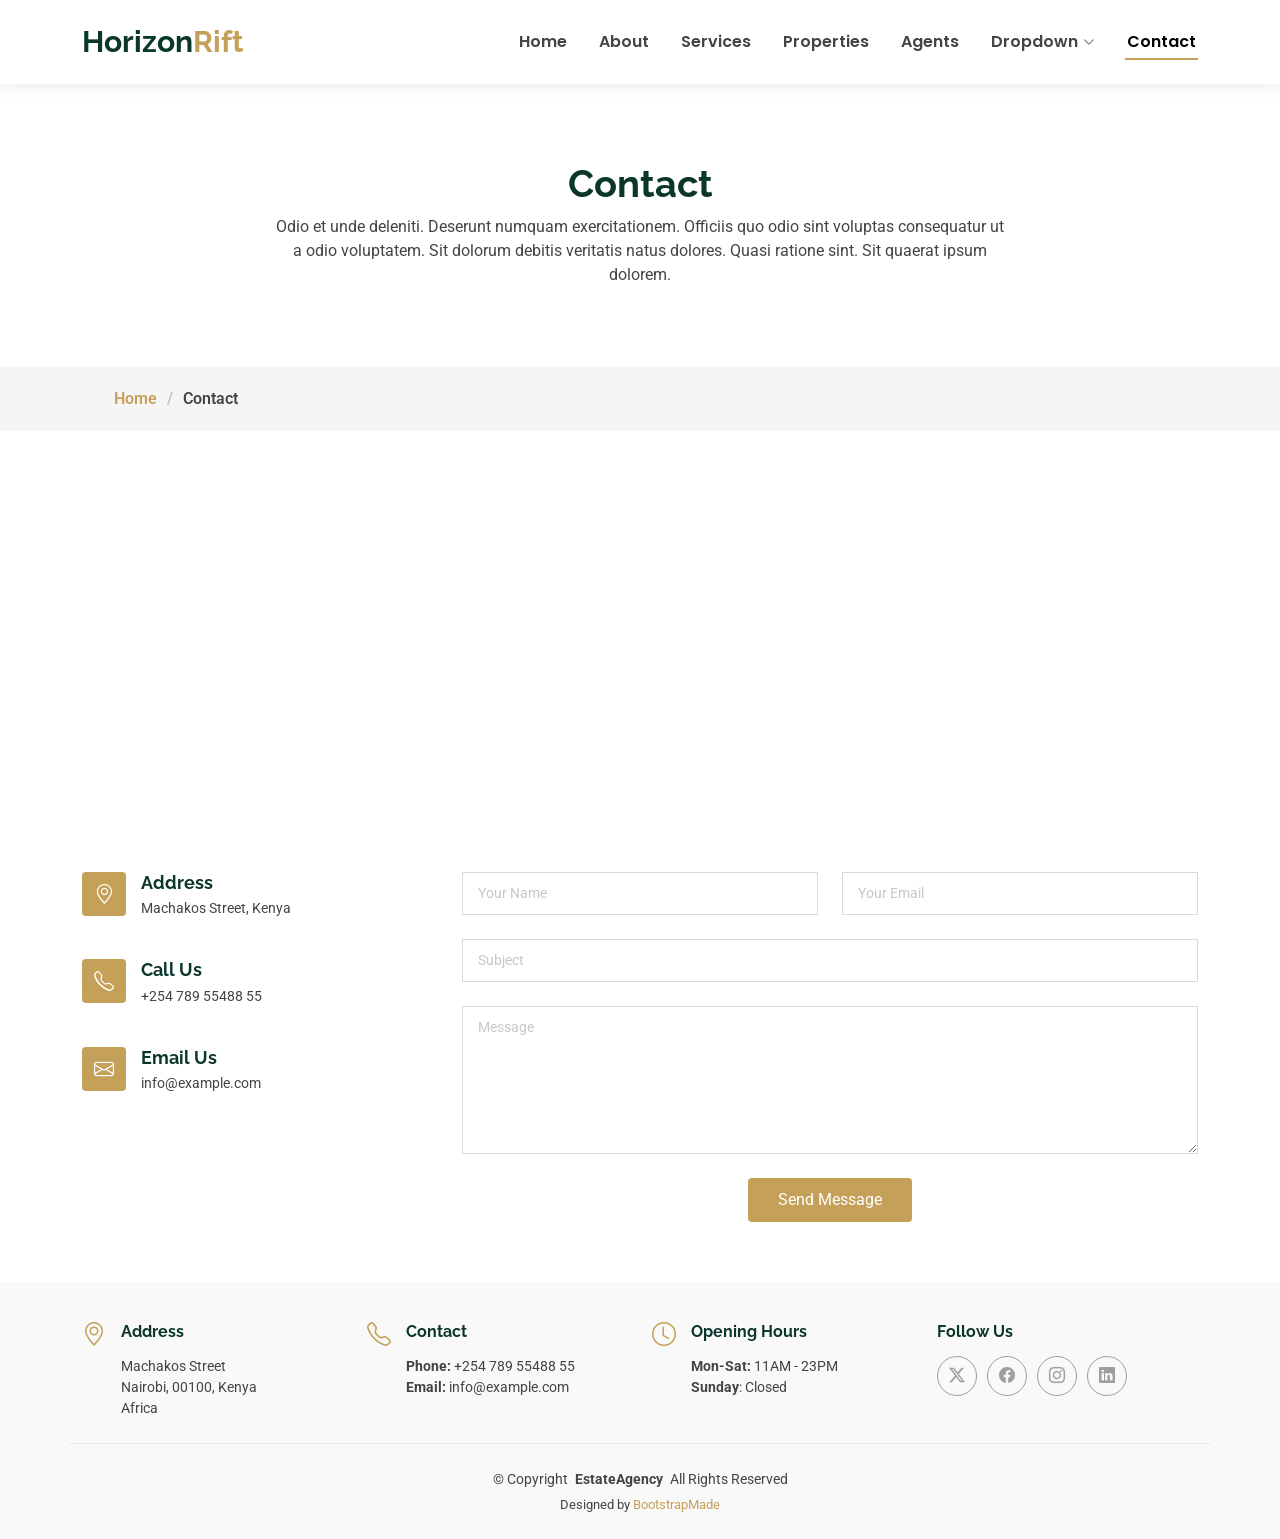
<file: contact.html>
<!DOCTYPE html>
<html lang="en">

<head>
  <meta charset="utf-8">
  <meta content="width=device-width, initial-scale=1.0" name="viewport">
  <title>Contact - Horizon Rift Properties</title>
  <meta name="description" content="">
  <meta name="keywords" content="">

  <!-- Favicons -->
  <link href="assets/img/favicon.png" rel="icon">
  <link href="assets/img/apple-touch-icon.png" rel="apple-touch-icon">

  <!-- Fonts -->
  <link href="https://fonts.googleapis.com" rel="preconnect">
  <link href="https://fonts.gstatic.com" rel="preconnect" crossorigin>
  <link href="https://fonts.googleapis.com/css2?family=Roboto:ital,wght@0,100;0,300;0,400;0,500;0,700;0,900;1,100;1,300;1,400;1,500;1,700;1,900&family=Poppins:ital,wght@0,100;0,200;0,300;0,400;0,500;0,600;0,700;0,800;0,900;1,100;1,200;1,300;1,400;1,500;1,600;1,700;1,800;1,900&family=Raleway:ital,wght@0,100;0,200;0,300;0,400;0,500;0,600;0,700;0,800;0,900;1,100;1,200;1,300;1,400;1,500;1,600;1,700;1,800;1,900&display=swap" rel="stylesheet">

  <!-- Vendor CSS Files -->
  <link href="assets/vendor/bootstrap/css/bootstrap.min.css" rel="stylesheet">
  <link href="assets/vendor/bootstrap-icons/bootstrap-icons.css" rel="stylesheet">
  <link href="assets/vendor/aos/aos.css" rel="stylesheet">
  <link href="assets/vendor/fontawesome-free/css/all.min.css" rel="stylesheet">
  <link href="assets/vendor/swiper/swiper-bundle.min.css" rel="stylesheet">

  <!-- Main CSS File -->
  <link href="assets/css/main.css" rel="stylesheet">

  <!-- =======================================================
  * Template Name: Horizon Rift Properties
  * Template URL: https://bootstrapmade.com/real-estate-agency-bootstrap-template/
  * Updated: Apr 08 2026 with Bootstrap v5.3.8
  * Author: BootstrapMade.com
  * License: https://bootstrapmade.com/license/
  ======================================================== -->
</head>

<body class="contact-page">

  <header id="header" class="header d-flex align-items-center fixed-top">
    <div class="container-fluid container-xl position-relative d-flex align-items-center justify-content-between">

      <a href="index.html" class="logo d-flex align-items-center">
        <!-- Uncomment the line below if you also wish to use an image logo -->
        <!-- <img src="assets/img/logo.png" alt=""> -->
        <h1 class="sitename">Horizon<span>Rift</span></h1>
      </a>

      <nav id="navmenu" class="navmenu">
        <ul>
          <li><a href="index.html">Home</a></li>
          <li><a href="about.html">About</a></li>
          <li><a href="services.html">Services</a></li>
          <li><a href="properties.html">Properties</a></li>
          <li><a href="agents.html">Agents</a></li>
          <li class="dropdown"><a href="#"><span>Dropdown</span> <i class="bi bi-chevron-down toggle-dropdown"></i></a>
            <ul>
              <li><a href="#">Dropdown 1</a></li>
              <li class="dropdown"><a href="#"><span>Deep Dropdown</span> <i class="bi bi-chevron-down toggle-dropdown"></i></a>
                <ul>
                  <li><a href="#">Deep Dropdown 1</a></li>
                  <li><a href="#">Deep Dropdown 2</a></li>
                  <li><a href="#">Deep Dropdown 3</a></li>
                  <li><a href="#">Deep Dropdown 4</a></li>
                  <li><a href="#">Deep Dropdown 5</a></li>
                </ul>
              </li>
              <li><a href="#">Dropdown 2</a></li>
              <li><a href="#">Dropdown 3</a></li>
              <li><a href="#">Dropdown 4</a></li>
            </ul>
          </li>
          <li><a href="contact.html" class="active">Contact</a></li>
        </ul>
        <i class="mobile-nav-toggle d-xl-none bi bi-list"></i>
      </nav>

    </div>
  </header>

  <main class="main">

    <!-- Page Title -->
    <div class="page-title" data-aos="fade">
      <div class="heading">
        <div class="container">
          <div class="row d-flex justify-content-center text-center">
            <div class="col-lg-8">
              <h1>Contact</h1>
              <p class="mb-0">Odio et unde deleniti. Deserunt numquam exercitationem. Officiis quo odio sint voluptas consequatur ut a odio voluptatem. Sit dolorum debitis veritatis natus dolores. Quasi ratione sint. Sit quaerat ipsum dolorem.</p>
            </div>
          </div>
        </div>
      </div>
      <nav class="breadcrumbs">
        <div class="container">
          <ol>
            <li><a href="index.html">Home</a></li>
            <li class="current">Contact</li>
          </ol>
        </div>
      </nav>
    </div><!-- End Page Title -->

    <!-- Contact Section -->
    <section id="contact" class="contact section">

      <div class="mb-4" data-aos="fade-up" data-aos-delay="100">
        <iframe style="border:0; width: 100%; height: 350px;" src="https://www.google.com/maps/embed?pb=!1m18!1m12!1m3!1d15955.18709116803!2d36.8166235!3d-1.2920656!2m3!1f0!2f0!3f0!3m2!1i1024!2i768!4f13.1!3m3!1m2!1s0x182f10a7e8b8c9b5%3A0x7e8b8c9b5e8b8c9b5!2sMachakos%20Street%2C%20Nairobi%2C%20Kenya!5e0!3m2!1sen!2sus!4v1697040000000" frameborder="0" allowfullscreen></iframe>
    

      </div><!-- End Google Maps -->


      <div class="container" data-aos="fade-up" data-aos-delay="100">
        
        <div class="row gy-4">

          <div class="col-lg-4">
            <div class="info-item d-flex" data-aos="fade-up" data-aos-delay="300">
              <i class="bi bi-geo-alt flex-shrink-0"></i>
              <div>
                <h3>Address</h3>
                <p class="mb-0">Machakos Street, Kenya</p>
              </div>
            </div><!-- End Info Item -->

            <div class="info-item d-flex" data-aos="fade-up" data-aos-delay="400">
              <i class="bi bi-telephone flex-shrink-0"></i>
              <div>
                <h3>Call Us</h3>
                <p><a href="tel:+2547895488" style="color: inherit; text-decoration: none;">+254 789 55488 55</a></p>
              </div>
            </div><!-- End Info Item -->

            <div class="info-item d-flex" data-aos="fade-up" data-aos-delay="500">
              <i class="bi bi-envelope flex-shrink-0"></i>
              <div>
                <h3>Email Us</h3>
                <p><a href="mailto:info@example.com" style="color: inherit; text-decoration: none;">info@example.com</a></p>
              </div>
            </div><!-- End Info Item -->

          </div>

          <div class="col-lg-8">
            <form action="forms/contact.php" method="post" class="php-email-form" data-aos="fade-up" data-aos-delay="200">
              <div class="row gy-4">

                <div class="col-md-6">
                  <input type="text" name="name" class="form-control" placeholder="Your Name" required="">
                </div>

                <div class="col-md-6 ">
                  <input type="email" class="form-control" name="email" placeholder="Your Email" required="">
                </div>

                <div class="col-md-12">
                  <input type="text" class="form-control" name="subject" placeholder="Subject" required="">
                </div>

                <div class="col-md-12">
                  <textarea class="form-control" name="message" rows="6" placeholder="Message" required=""></textarea>
                </div>

                <div class="col-md-12 text-center">
                  <div class="loading">Loading</div>
                  <div class="error-message"></div>
                  <div class="sent-message">Your message has been sent. Thank you!</div>

                  <button type="submit">Send Message</button>
                </div>

              </div>
            </form>
          </div><!-- End Contact Form -->

        </div>

      </div>

    </section><!-- /Contact Section -->

  </main>

  <footer id="footer" class="footer light-background">

    <div class="container">
      <div class="row gy-3">
        <div class="col-lg-3 col-md-6 d-flex">
          <i class="bi bi-geo-alt icon"></i>
          <div class="address">
            <h4>Address</h4>
            <p>Machakos Street</p>
            <p>Nairobi, 00100, Kenya</p>
            <p>Africa</p>
          </div>

        </div>

        <div class="col-lg-3 col-md-6 d-flex">
          <i class="bi bi-telephone icon"></i>
          <div>
            <h4>Contact</h4>
            <p>
              <strong>Phone:</strong> <span>+254 789 55488 55</span><br>
              <strong>Email:</strong> <span>info@example.com</span><br>
            </p>
          </div>
        </div>

        <div class="col-lg-3 col-md-6 d-flex">
          <i class="bi bi-clock icon"></i>
          <div>
            <h4>Opening Hours</h4>
            <p>
              <strong>Mon-Sat:</strong> <span>11AM - 23PM</span><br>
              <strong>Sunday</strong>: <span>Closed</span>
            </p>
          </div>
        </div>

        <div class="col-lg-3 col-md-6">
          <h4>Follow Us</h4>
          <div class="social-links d-flex">
            <a href="#" class="twitter"><i class="bi bi-twitter-x"></i></a>
            <a href="#" class="facebook"><i class="bi bi-facebook"></i></a>
            <a href="#" class="instagram"><i class="bi bi-instagram"></i></a>
            <a href="#" class="linkedin"><i class="bi bi-linkedin"></i></a>
          </div>
        </div>

      </div>
    </div>

    <div class="container copyright text-center mt-4">
      <p>© <span>Copyright</span> <strong class="px-1 sitename">EstateAgency</strong> <span>All Rights Reserved</span></p>
      <div class="credits">
        <!-- All the links in the footer should remain intact. -->
        <!-- You can delete the links only if you've purchased the pro version. -->
        <!-- Licensing information: https://bootstrapmade.com/license/ -->
        <!-- Purchase the pro version with working PHP/AJAX contact form: [buy-url] -->
        Designed by <a href="https://bootstrapmade.com/">BootstrapMade</a>
      </div>
    </div>

  </footer>

  <!-- Scroll Top -->
  <a href="#" id="scroll-top" class="scroll-top d-flex align-items-center justify-content-center"><i class="bi bi-arrow-up-short"></i></a>

  <!-- Preloader -->
  <div id="preloader"></div>

  <!-- Vendor JS Files -->
  <script src="assets/vendor/bootstrap/js/bootstrap.bundle.min.js"></script>
  <script src="assets/vendor/php-email-form/validate.js"></script>
  <script src="assets/vendor/aos/aos.js"></script>
  <script src="assets/vendor/swiper/swiper-bundle.min.js"></script>
  <script src="assets/vendor/purecounter/purecounter_vanilla.js"></script>

  <!-- Main JS File -->
  <script src="assets/js/main.js"></script>

</body>

</html>
</file>
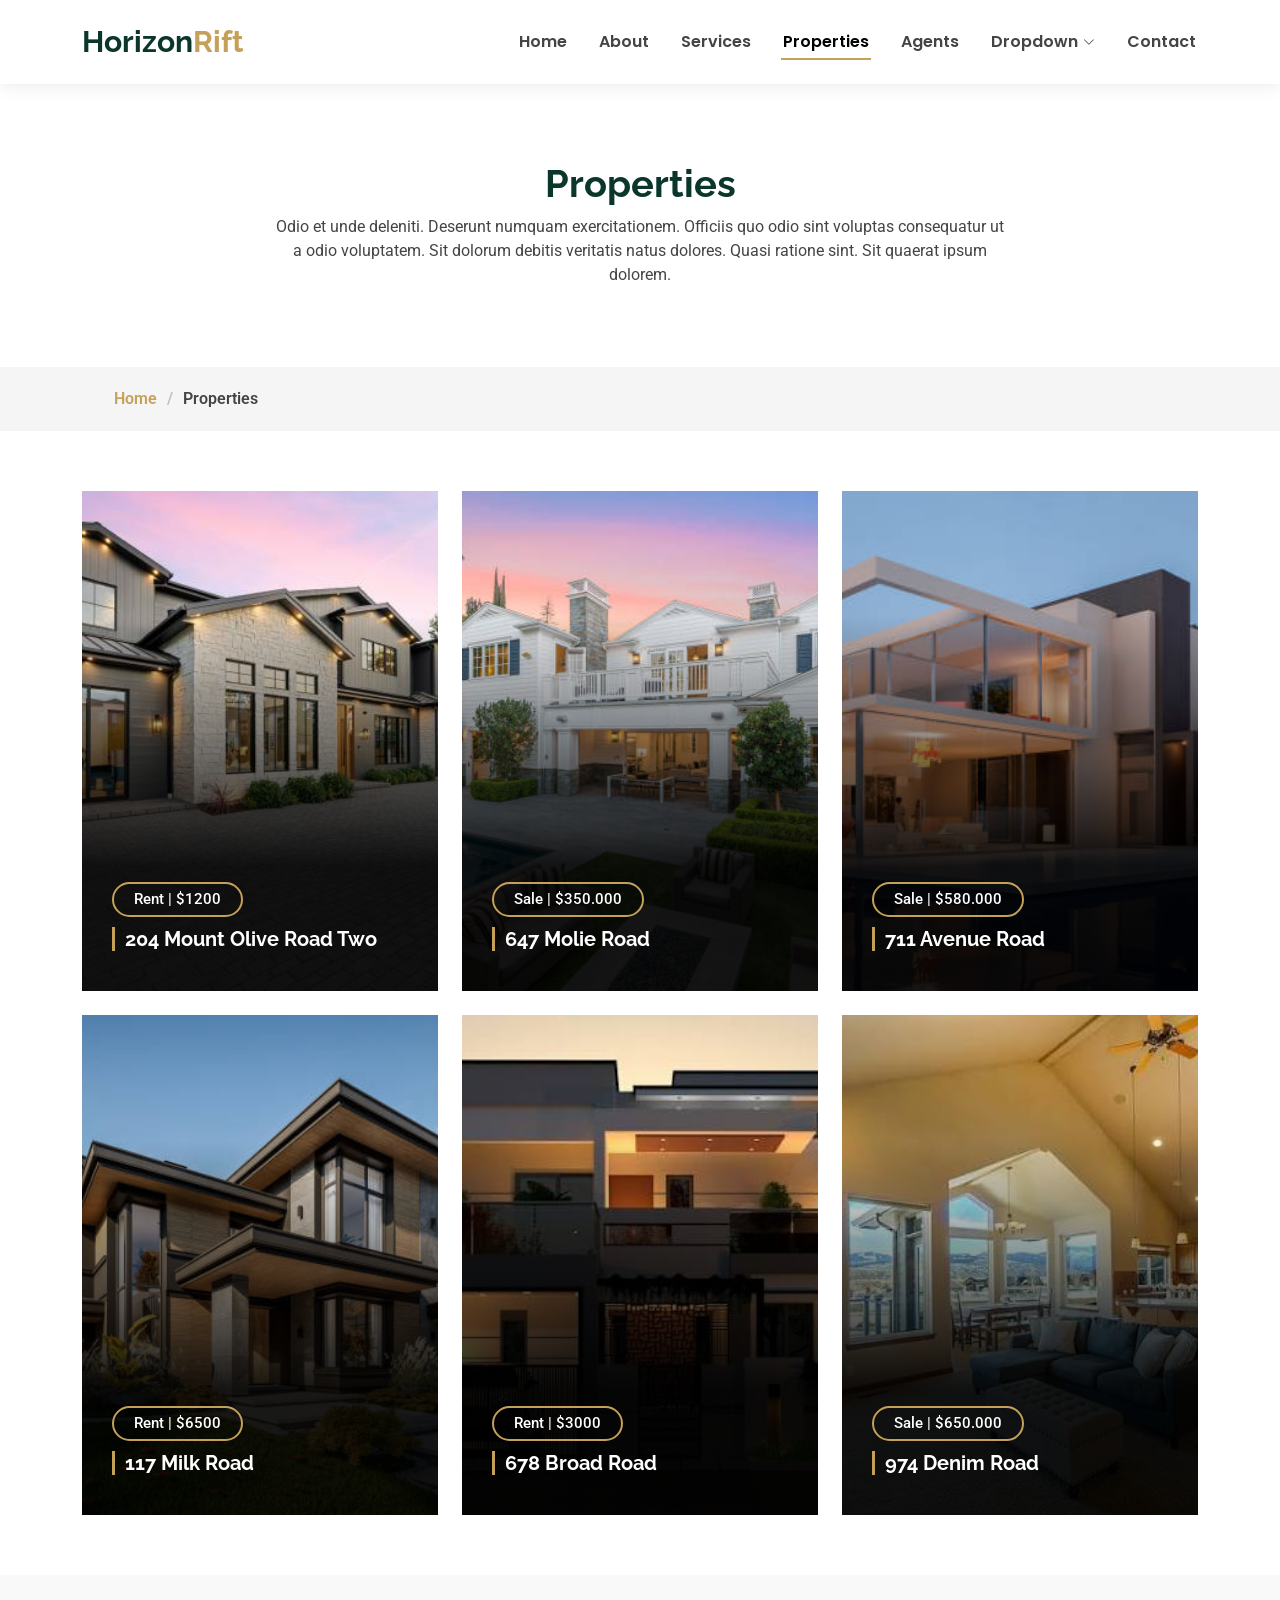
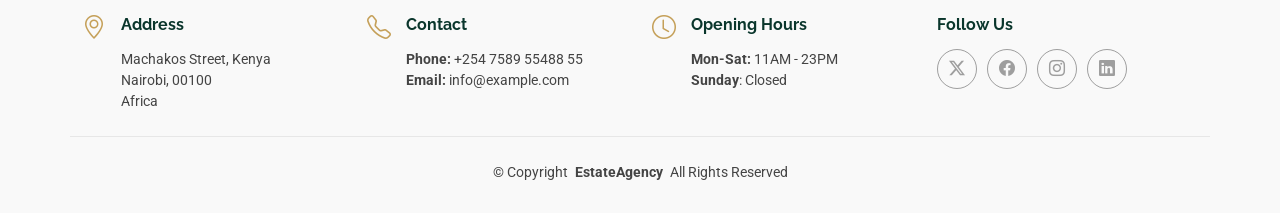
<file: properties.html>
<!DOCTYPE html>
<html lang="en">

<head>
  <meta charset="utf-8">
  <meta content="width=device-width, initial-scale=1.0" name="viewport">
  <title>Properties - Horizon Rift Properties</title>
  <meta name="description" content="">
  <meta name="keywords" content="">

  <!-- Favicons -->
  <link href="assets/img/favicon.png" rel="icon">
  <link href="assets/img/apple-touch-icon.png" rel="apple-touch-icon">

  <!-- Fonts -->
  <link href="https://fonts.googleapis.com" rel="preconnect">
  <link href="https://fonts.gstatic.com" rel="preconnect" crossorigin>
  <link href="https://fonts.googleapis.com/css2?family=Roboto:ital,wght@0,100;0,300;0,400;0,500;0,700;0,900;1,100;1,300;1,400;1,500;1,700;1,900&family=Poppins:ital,wght@0,100;0,200;0,300;0,400;0,500;0,600;0,700;0,800;0,900;1,100;1,200;1,300;1,400;1,500;1,600;1,700;1,800;1,900&family=Raleway:ital,wght@0,100;0,200;0,300;0,400;0,500;0,600;0,700;0,800;0,900;1,100;1,200;1,300;1,400;1,500;1,600;1,700;1,800;1,900&display=swap" rel="stylesheet">

  <!-- Vendor CSS Files -->
  <link href="assets/vendor/bootstrap/css/bootstrap.min.css" rel="stylesheet">
  <link href="assets/vendor/bootstrap-icons/bootstrap-icons.css" rel="stylesheet">
  <link href="assets/vendor/aos/aos.css" rel="stylesheet">
  <link href="assets/vendor/fontawesome-free/css/all.min.css" rel="stylesheet">
  <link href="assets/vendor/swiper/swiper-bundle.min.css" rel="stylesheet">

  <!-- Main CSS File -->
  <link href="assets/css/main.css" rel="stylesheet">

  <!-- =======================================================
  * Template Name: EstateAgency
  * Template URL: https://bootstrapmade.com/real-estate-agency-bootstrap-template/
  * Updated: Apr 08 2026 with Bootstrap v5.3.8
  * Author: BootstrapMade.com
  * License: https://bootstrapmade.com/license/
  ======================================================== -->
</head>

<body class="properties-page">

  <header id="header" class="header d-flex align-items-center fixed-top">
    <div class="container-fluid container-xl position-relative d-flex align-items-center justify-content-between">

      <a href="index.html" class="logo d-flex align-items-center">
        <!-- Uncomment the line below if you also wish to use an image logo -->
        <!-- <img src="assets/img/logo.png" alt=""> -->
        <h1 class="sitename">Horizon<span>Rift</span></h1>
      </a>

      <nav id="navmenu" class="navmenu">
        <ul>
          <li><a href="index.html">Home</a></li>
          <li><a href="about.html">About</a></li>
          <li><a href="services.html">Services</a></li>
          <li><a href="properties.html" class="active">Properties</a></li>
          <li><a href="agents.html">Agents</a></li>
          <li class="dropdown"><a href="#"><span>Dropdown</span> <i class="bi bi-chevron-down toggle-dropdown"></i></a>
            <ul>
              <li><a href="#">Dropdown 1</a></li>
              <li class="dropdown"><a href="#"><span>Deep Dropdown</span> <i class="bi bi-chevron-down toggle-dropdown"></i></a>
                <ul>
                  <li><a href="#">Deep Dropdown 1</a></li>
                  <li><a href="#">Deep Dropdown 2</a></li>
                  <li><a href="#">Deep Dropdown 3</a></li>
                  <li><a href="#">Deep Dropdown 4</a></li>
                  <li><a href="#">Deep Dropdown 5</a></li>
                </ul>
              </li>
              <li><a href="#">Dropdown 2</a></li>
              <li><a href="#">Dropdown 3</a></li>
              <li><a href="#">Dropdown 4</a></li>
            </ul>
          </li>
          <li><a href="contact.html">Contact</a></li>
        </ul>
        <i class="mobile-nav-toggle d-xl-none bi bi-list"></i>
      </nav>

    </div>
  </header>

  <main class="main">

    <!-- Page Title -->
    <div class="page-title" data-aos="fade">
      <div class="heading">
        <div class="container">
          <div class="row d-flex justify-content-center text-center">
            <div class="col-lg-8">
              <h1>Properties</h1>
              <p class="mb-0">Odio et unde deleniti. Deserunt numquam exercitationem. Officiis quo odio sint voluptas consequatur ut a odio voluptatem. Sit dolorum debitis veritatis natus dolores. Quasi ratione sint. Sit quaerat ipsum dolorem.</p>
            </div>
          </div>
        </div>
      </div>
      <nav class="breadcrumbs">
        <div class="container">
          <ol>
            <li><a href="index.html">Home</a></li>
            <li class="current">Properties</li>
          </ol>
        </div>
      </nav>
    </div><!-- End Page Title -->

    <!-- Real Estate Section -->
    <section id="real-estate" class="real-estate section">

      <div class="container">

        <div class="row gy-4">

          <div class="col-xl-4 col-md-6" data-aos="fade-up" data-aos-delay="100">
            <div class="card">
              <img src="assets/img/properties/image.png" alt="" class="img-fluid">
              <div class="card-body">
                <span class="sale-rent">Rent | $1200</span>
                <h3><a href="property-single.html" class="stretched-link">204 Mount Olive Road Two</a></h3>
                <div class="card-content d-flex flex-column justify-content-center text-center">
                  <div class="row propery-info">
                    <div class="col">Area</div>
                    <div class="col">Beds</div>
                    <div class="col">Baths</div>
                    <div class="col">Garages</div>
                  </div>
                  <div class="row">
                    <div class="col">340m2</div>
                    <div class="col">5</div>
                    <div class="col">2</div>
                    <div class="col">1</div>
                  </div>
                </div>
              </div>
            </div>
          </div><!-- End Property Item -->

          <div class="col-xl-4 col-md-6" data-aos="fade-up" data-aos-delay="200">
            <div class="card">
              <img src="assets/img/properties/image copy.png" alt="" class="img-fluid">
              <div class="card-body">
                <span class="sale-rent">Sale | $350.000</span>
                <h3><a href="property-single.html" class="stretched-link">647 Molie Road</a></h3>
                <div class="card-content d-flex flex-column justify-content-center text-center">
                  <div class="row propery-info">
                    <div class="col">Area</div>
                    <div class="col">Beds</div>
                    <div class="col">Baths</div>
                    <div class="col">Garages</div>
                  </div>
                  <div class="row">
                    <div class="col">340m2</div>
                    <div class="col">5</div>
                    <div class="col">2</div>
                    <div class="col">1</div>
                  </div>
                </div>
              </div>
            </div>
          </div><!-- End Property Item -->

          <div class="col-xl-4 col-md-6" data-aos="fade-up" data-aos-delay="300">
            <div class="card">
              <img src="assets/img/properties/image copy 2.png" alt="" class="img-fluid">
              <div class="card-body">
                <span class="sale-rent">Sale | $580.000</span>
                <h3><a href="property-single.html" class="stretched-link">711 Avenue Road</a></h3>
                <div class="card-content d-flex flex-column justify-content-center text-center">
                  <div class="row propery-info">
                    <div class="col">Area</div>
                    <div class="col">Beds</div>
                    <div class="col">Baths</div>
                    <div class="col">Garages</div>
                  </div>
                  <div class="row">
                    <div class="col">340m2</div>
                    <div class="col">5</div>
                    <div class="col">2</div>
                    <div class="col">1</div>
                  </div>
                </div>
              </div>
            </div>
          </div><!-- End Property Item -->

          <div class="col-xl-4 col-md-6" data-aos="fade-up" data-aos-delay="400">
            <div class="card">
              <img src="assets/img/properties/image copy 3.png" alt="" class="img-fluid">
              <div class="card-body">
                <span class="sale-rent">Rent | $6500</span>
                <h3><a href="property-single.html" class="stretched-link">117 Milk Road</a></h3>
                <div class="card-content d-flex flex-column justify-content-center text-center">
                  <div class="row propery-info">
                    <div class="col">Area</div>
                    <div class="col">Beds</div>
                    <div class="col">Baths</div>
                    <div class="col">Garages</div>
                  </div>
                  <div class="row">
                    <div class="col">340m2</div>
                    <div class="col">5</div>
                    <div class="col">2</div>
                    <div class="col">1</div>
                  </div>
                </div>
              </div>
            </div>
          </div><!-- End Property Item -->

          <div class="col-xl-4 col-md-6" data-aos="fade-up" data-aos-delay="500">
            <div class="card">
              <img src="assets/img/properties/image copy 4.png" alt="" class="img-fluid">
              <div class="card-body">
                <span class="sale-rent">Rent | $3000</span>
                <h3><a href="property-single.html" class="stretched-link">678 Broad Road</a></h3>
                <div class="card-content d-flex flex-column justify-content-center text-center">
                  <div class="row propery-info">
                    <div class="col">Area</div>
                    <div class="col">Beds</div>
                    <div class="col">Baths</div>
                    <div class="col">Garages</div>
                  </div>
                  <div class="row">
                    <div class="col">340m2</div>
                    <div class="col">5</div>
                    <div class="col">2</div>
                    <div class="col">1</div>
                  </div>
                </div>
              </div>
            </div>
          </div><!-- End Property Item -->

          <div class="col-xl-4 col-md-6" data-aos="fade-up" data-aos-delay="600">
            <div class="card">
              <img src="assets/img/properties/image copy 5.png" alt="" class="img-fluid">
              <div class="card-body">
                <span class="sale-rent">Sale | $650.000</span>
                <h3><a href="property-single.html" class="stretched-link">974 Denim Road</a></h3>
                <div class="card-content d-flex flex-column justify-content-center text-center">
                  <div class="row propery-info">
                    <div class="col">Area</div>
                    <div class="col">Beds</div>
                    <div class="col">Baths</div>
                    <div class="col">Garages</div>
                  </div>
                  <div class="row">
                    <div class="col">340m2</div>
                    <div class="col">5</div>
                    <div class="col">2</div>
                    <div class="col">1</div>
                  </div>
                </div>
              </div>
            </div>
          </div><!-- End Property Item -->

        </div>

      </div>

    </section><!-- /Real Estate Section -->

  </main>

  <footer id="footer" class="footer light-background">

    <div class="container">
      <div class="row gy-3">
        <div class="col-lg-3 col-md-6 d-flex">
          <i class="bi bi-geo-alt icon"></i>
          <div class="address">
            <h4>Address</h4>
            <p>Machakos Street, Kenya</p>
            <p>Nairobi, 00100</p>
            <p>Africa</p>
          </div>

        </div>

        <div class="col-lg-3 col-md-6 d-flex">
          <i class="bi bi-telephone icon"></i>
          <div>
            <h4>Contact</h4>
            <p>
              <strong>Phone:</strong> <span>+254 7589 55488 55</span><br>
              <strong>Email:</strong> <span>info@example.com</span><br>
            </p>
          </div>
        </div>

        <div class="col-lg-3 col-md-6 d-flex">
          <i class="bi bi-clock icon"></i>
          <div>
            <h4>Opening Hours</h4>
            <p>
              <strong>Mon-Sat:</strong> <span>11AM - 23PM</span><br>
              <strong>Sunday</strong>: <span>Closed</span>
            </p>
          </div>
        </div>

        <div class="col-lg-3 col-md-6">
          <h4>Follow Us</h4>
          <div class="social-links d-flex">
            <a href="#" class="twitter"><i class="bi bi-twitter-x"></i></a>
            <a href="#" class="facebook"><i class="bi bi-facebook"></i></a>
            <a href="#" class="instagram"><i class="bi bi-instagram"></i></a>
            <a href="#" class="linkedin"><i class="bi bi-linkedin"></i></a>
          </div>
        </div>

      </div>
    </div>

    <div class="container copyright text-center mt-4">
      <p>© <span>Copyright</span> <strong class="px-1 sitename">EstateAgency</strong> <span>All Rights Reserved</span></p>
      <div class="credits">
        <!-- All the links in the footer should remain intact. -->
        <!-- You can delete the links only if you've purchased the pro version. -->
        <!-- Licensing information: https://bootstrapmade.com/license/ -->
        <!-- Purchase the pro version with working PHP/AJAX contact form: [buy-url] -->
        
      </div>
    </div>

  </footer>

  <!-- Scroll Top -->
  <a href="#" id="scroll-top" class="scroll-top d-flex align-items-center justify-content-center"><i class="bi bi-arrow-up-short"></i></a>

  <!-- Preloader -->
  <div id="preloader"></div>

  <!-- Vendor JS Files -->
  <script src="assets/vendor/bootstrap/js/bootstrap.bundle.min.js"></script>
  <script src="assets/vendor/php-email-form/validate.js"></script>
  <script src="assets/vendor/aos/aos.js"></script>
  <script src="assets/vendor/swiper/swiper-bundle.min.js"></script>
  <script src="assets/vendor/purecounter/purecounter_vanilla.js"></script>

  <!-- Main JS File -->
  <script src="assets/js/main.js"></script>

</body>

</html>
</file>
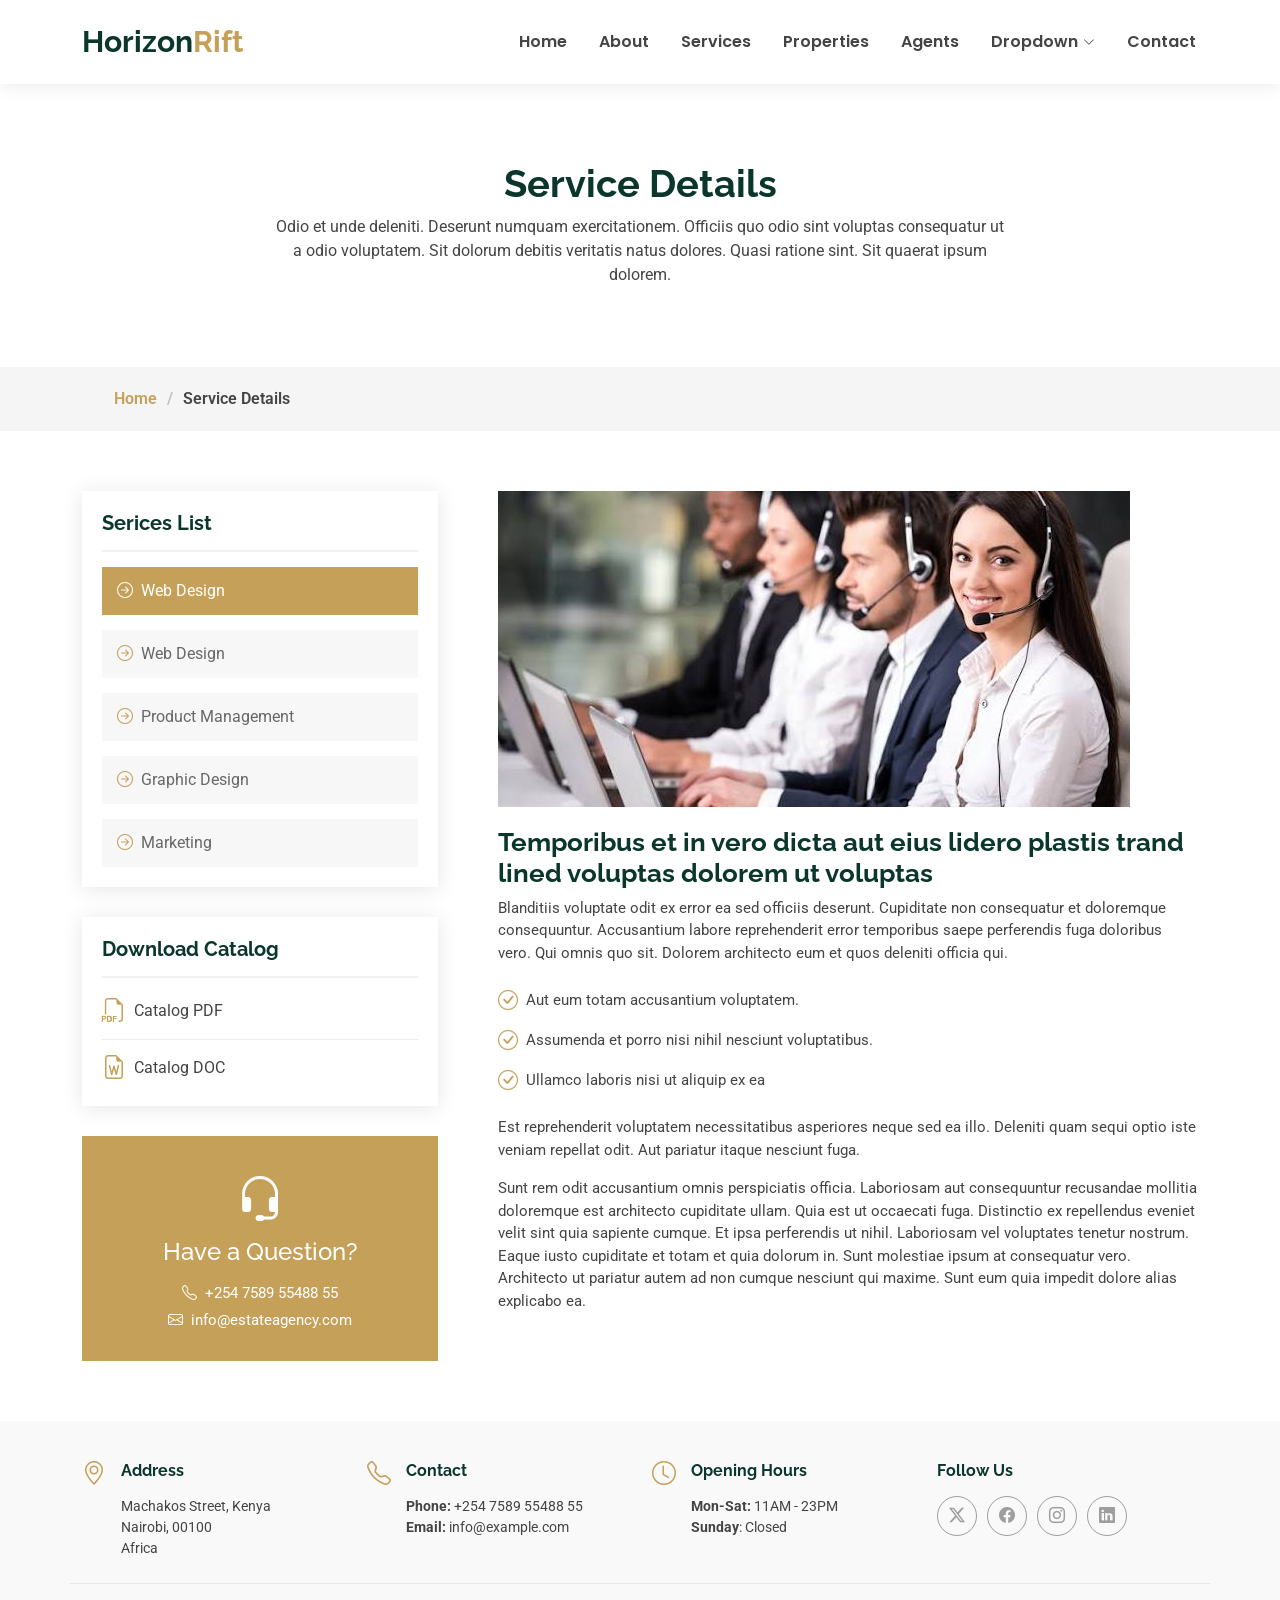
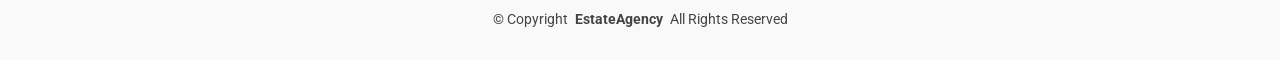
<file: service-details.html>
<!DOCTYPE html>
<html lang="en">

<head>
  <meta charset="utf-8">
  <meta content="width=device-width, initial-scale=1.0" name="viewport">
  <title>Service Details - Horizon Rift Properties</title>
  <meta name="description" content="">
  <meta name="keywords" content="">

  <!-- Favicons -->
  <link href="assets/img/favicon.png" rel="icon">
  <link href="assets/img/apple-touch-icon.png" rel="apple-touch-icon">

  <!-- Fonts -->
  <link href="https://fonts.googleapis.com" rel="preconnect">
  <link href="https://fonts.gstatic.com" rel="preconnect" crossorigin>
  <link href="https://fonts.googleapis.com/css2?family=Roboto:ital,wght@0,100;0,300;0,400;0,500;0,700;0,900;1,100;1,300;1,400;1,500;1,700;1,900&family=Poppins:ital,wght@0,100;0,200;0,300;0,400;0,500;0,600;0,700;0,800;0,900;1,100;1,200;1,300;1,400;1,500;1,600;1,700;1,800;1,900&family=Raleway:ital,wght@0,100;0,200;0,300;0,400;0,500;0,600;0,700;0,800;0,900;1,100;1,200;1,300;1,400;1,500;1,600;1,700;1,800;1,900&display=swap" rel="stylesheet">

  <!-- Vendor CSS Files -->
  <link href="assets/vendor/bootstrap/css/bootstrap.min.css" rel="stylesheet">
  <link href="assets/vendor/bootstrap-icons/bootstrap-icons.css" rel="stylesheet">
  <link href="assets/vendor/aos/aos.css" rel="stylesheet">
  <link href="assets/vendor/fontawesome-free/css/all.min.css" rel="stylesheet">
  <link href="assets/vendor/swiper/swiper-bundle.min.css" rel="stylesheet">

  <!-- Main CSS File -->
  <link href="assets/css/main.css" rel="stylesheet">

  <!-- =======================================================
  * Template Name: Horizon Rift Properties
  * Template URL: https://bootstrapmade.com/real-estate-agency-bootstrap-template/
  * Updated: Apr 08 2026 with Bootstrap v5.3.8
  * Author: BootstrapMade.com
  * License: https://bootstrapmade.com/license/
  ======================================================== -->
</head>

<body class="service-details-page">

  <header id="header" class="header d-flex align-items-center fixed-top">
    <div class="container-fluid container-xl position-relative d-flex align-items-center justify-content-between">

      <a href="index.html" class="logo d-flex align-items-center">
        <!-- Uncomment the line below if you also wish to use an image logo -->
        <!-- <img src="assets/img/logo.png" alt=""> -->
        <h1 class="sitename">Horizon<span>Rift</span></h1>
      </a>

      <nav id="navmenu" class="navmenu">
        <ul>
          <li><a href="index.html">Home</a></li>
          <li><a href="about.html">About</a></li>
          <li><a href="services.html">Services</a></li>
          <li><a href="properties.html">Properties</a></li>
          <li><a href="agents.html">Agents</a></li>
          <li class="dropdown"><a href="#"><span>Dropdown</span> <i class="bi bi-chevron-down toggle-dropdown"></i></a>
            <ul>
              <li><a href="#">Dropdown 1</a></li>
              <li class="dropdown"><a href="#"><span>Deep Dropdown</span> <i class="bi bi-chevron-down toggle-dropdown"></i></a>
                <ul>
                  <li><a href="#">Deep Dropdown 1</a></li>
                  <li><a href="#">Deep Dropdown 2</a></li>
                  <li><a href="#">Deep Dropdown 3</a></li>
                  <li><a href="#">Deep Dropdown 4</a></li>
                  <li><a href="#">Deep Dropdown 5</a></li>
                </ul>
              </li>
              <li><a href="#">Dropdown 2</a></li>
              <li><a href="#">Dropdown 3</a></li>
              <li><a href="#">Dropdown 4</a></li>
            </ul>
          </li>
          <li><a href="contact.html">Contact</a></li>
        </ul>
        <i class="mobile-nav-toggle d-xl-none bi bi-list"></i>
      </nav>

    </div>
  </header>

  <main class="main">

    <!-- Page Title -->
    <div class="page-title" data-aos="fade">
      <div class="heading">
        <div class="container">
          <div class="row d-flex justify-content-center text-center">
            <div class="col-lg-8">
              <h1>Service Details</h1>
              <p class="mb-0">Odio et unde deleniti. Deserunt numquam exercitationem. Officiis quo odio sint voluptas consequatur ut a odio voluptatem. Sit dolorum debitis veritatis natus dolores. Quasi ratione sint. Sit quaerat ipsum dolorem.</p>
            </div>
          </div>
        </div>
      </div>
      <nav class="breadcrumbs">
        <div class="container">
          <ol>
            <li><a href="index.html">Home</a></li>
            <li class="current">Service Details</li>
          </ol>
        </div>
      </nav>
    </div><!-- End Page Title -->

    <!-- Service Details Section -->
    <section id="service-details" class="service-details section">

      <div class="container">

        <div class="row gy-5">

          <div class="col-lg-4" data-aos="fade-up" data-aos-delay="100">

            <div class="service-box">
              <h4>Serices List</h4>
              <div class="services-list">
                <a href="#" class="active"><i class="bi bi-arrow-right-circle"></i><span>Web Design</span></a>
                <a href="#"><i class="bi bi-arrow-right-circle"></i><span>Web Design</span></a>
                <a href="#"><i class="bi bi-arrow-right-circle"></i><span>Product Management</span></a>
                <a href="#"><i class="bi bi-arrow-right-circle"></i><span>Graphic Design</span></a>
                <a href="#"><i class="bi bi-arrow-right-circle"></i><span>Marketing</span></a>
              </div>
            </div><!-- End Services List -->

            <div class="service-box">
              <h4>Download Catalog</h4>
              <div class="download-catalog">
                <a href="#"><i class="bi bi-filetype-pdf"></i><span>Catalog PDF</span></a>
                <a href="#"><i class="bi bi-file-earmark-word"></i><span>Catalog DOC</span></a>
              </div>
            </div><!-- End Services List -->

            <div class="help-box d-flex flex-column justify-content-center align-items-center">
              <i class="bi bi-headset help-icon"></i>
              <h4>Have a Question?</h4>
              <p class="d-flex align-items-center mt-2 mb-0"><i class="bi bi-telephone me-2"></i> <span>+254 7589 55488 55</span></p>
              <p class="d-flex align-items-center mt-1 mb-0"><i class="bi bi-envelope me-2"></i> <a href="mailto:info@estateagency.com">info@estateagency.com</a></p>
            </div>

          </div>

          <div class="col-lg-8 ps-lg-5" data-aos="fade-up" data-aos-delay="200">
            <img src="assets/img/services.png" alt="" class="img-fluid services-img">
            <h3>Temporibus et in vero dicta aut eius lidero plastis trand lined voluptas dolorem ut voluptas</h3>
            <p>
              Blanditiis voluptate odit ex error ea sed officiis deserunt. Cupiditate non consequatur et doloremque consequuntur. Accusantium labore reprehenderit error temporibus saepe perferendis fuga doloribus vero. Qui omnis quo sit. Dolorem architecto eum et quos deleniti officia qui.
            </p>
            <ul>
              <li><i class="bi bi-check-circle"></i> <span>Aut eum totam accusantium voluptatem.</span></li>
              <li><i class="bi bi-check-circle"></i> <span>Assumenda et porro nisi nihil nesciunt voluptatibus.</span></li>
              <li><i class="bi bi-check-circle"></i> <span>Ullamco laboris nisi ut aliquip ex ea</span></li>
            </ul>
            <p>
              Est reprehenderit voluptatem necessitatibus asperiores neque sed ea illo. Deleniti quam sequi optio iste veniam repellat odit. Aut pariatur itaque nesciunt fuga.
            </p>
            <p>
              Sunt rem odit accusantium omnis perspiciatis officia. Laboriosam aut consequuntur recusandae mollitia doloremque est architecto cupiditate ullam. Quia est ut occaecati fuga. Distinctio ex repellendus eveniet velit sint quia sapiente cumque. Et ipsa perferendis ut nihil. Laboriosam vel voluptates tenetur nostrum. Eaque iusto cupiditate et totam et quia dolorum in. Sunt molestiae ipsum at consequatur vero. Architecto ut pariatur autem ad non cumque nesciunt qui maxime. Sunt eum quia impedit dolore alias explicabo ea.
            </p>
          </div>

        </div>

      </div>

    </section><!-- /Service Details Section -->

  </main>

  <footer id="footer" class="footer light-background">

    <div class="container">
      <div class="row gy-3">
        <div class="col-lg-3 col-md-6 d-flex">
          <i class="bi bi-geo-alt icon"></i>
          <div class="address">
            <h4>Address</h4>
            <p>Machakos Street, Kenya</p>
            <p>Nairobi, 00100</p>
            <p>Africa</p>
          </div>

        </div>

        <div class="col-lg-3 col-md-6 d-flex">
          <i class="bi bi-telephone icon"></i>
          <div>
            <h4>Contact</h4>
            <p>
              <strong>Phone:</strong> <span>+254 7589 55488 55</span><br>
              <strong>Email:</strong> <span>info@example.com</span><br>
            </p>
          </div>
        </div>

        <div class="col-lg-3 col-md-6 d-flex">
          <i class="bi bi-clock icon"></i>
          <div>
            <h4>Opening Hours</h4>
            <p>
              <strong>Mon-Sat:</strong> <span>11AM - 23PM</span><br>
              <strong>Sunday</strong>: <span>Closed</span>
            </p>
          </div>
        </div>

        <div class="col-lg-3 col-md-6">
          <h4>Follow Us</h4>
          <div class="social-links d-flex">
            <a href="#" class="twitter"><i class="bi bi-twitter-x"></i></a>
            <a href="#" class="facebook"><i class="bi bi-facebook"></i></a>
            <a href="#" class="instagram"><i class="bi bi-instagram"></i></a>
            <a href="#" class="linkedin"><i class="bi bi-linkedin"></i></a>
          </div>
        </div>

      </div>
    </div>

    <div class="container copyright text-center mt-4">
      <p>© <span>Copyright</span> <strong class="px-1 sitename">EstateAgency</strong> <span>All Rights Reserved</span></p>
      <div class="credits">
        <!-- All the links in the footer should remain intact. -->
        <!-- You can delete the links only if you've purchased the pro version. -->
        <!-- Licensing information: https://bootstrapmade.com/license/ -->
        <!-- Purchase the pro version with working PHP/AJAX contact form: [buy-url] -->
       
      </div>
    </div>

  </footer>

  <!-- Scroll Top -->
  <a href="#" id="scroll-top" class="scroll-top d-flex align-items-center justify-content-center"><i class="bi bi-arrow-up-short"></i></a>

  <!-- Preloader -->
  <div id="preloader"></div>

  <!-- Vendor JS Files -->
  <script src="assets/vendor/bootstrap/js/bootstrap.bundle.min.js"></script>
  <script src="assets/vendor/php-email-form/validate.js"></script>
  <script src="assets/vendor/aos/aos.js"></script>
  <script src="assets/vendor/swiper/swiper-bundle.min.js"></script>
  <script src="assets/vendor/purecounter/purecounter_vanilla.js"></script>

  <!-- Main JS File -->
  <script src="assets/js/main.js"></script>

</body>

</html>
</file>
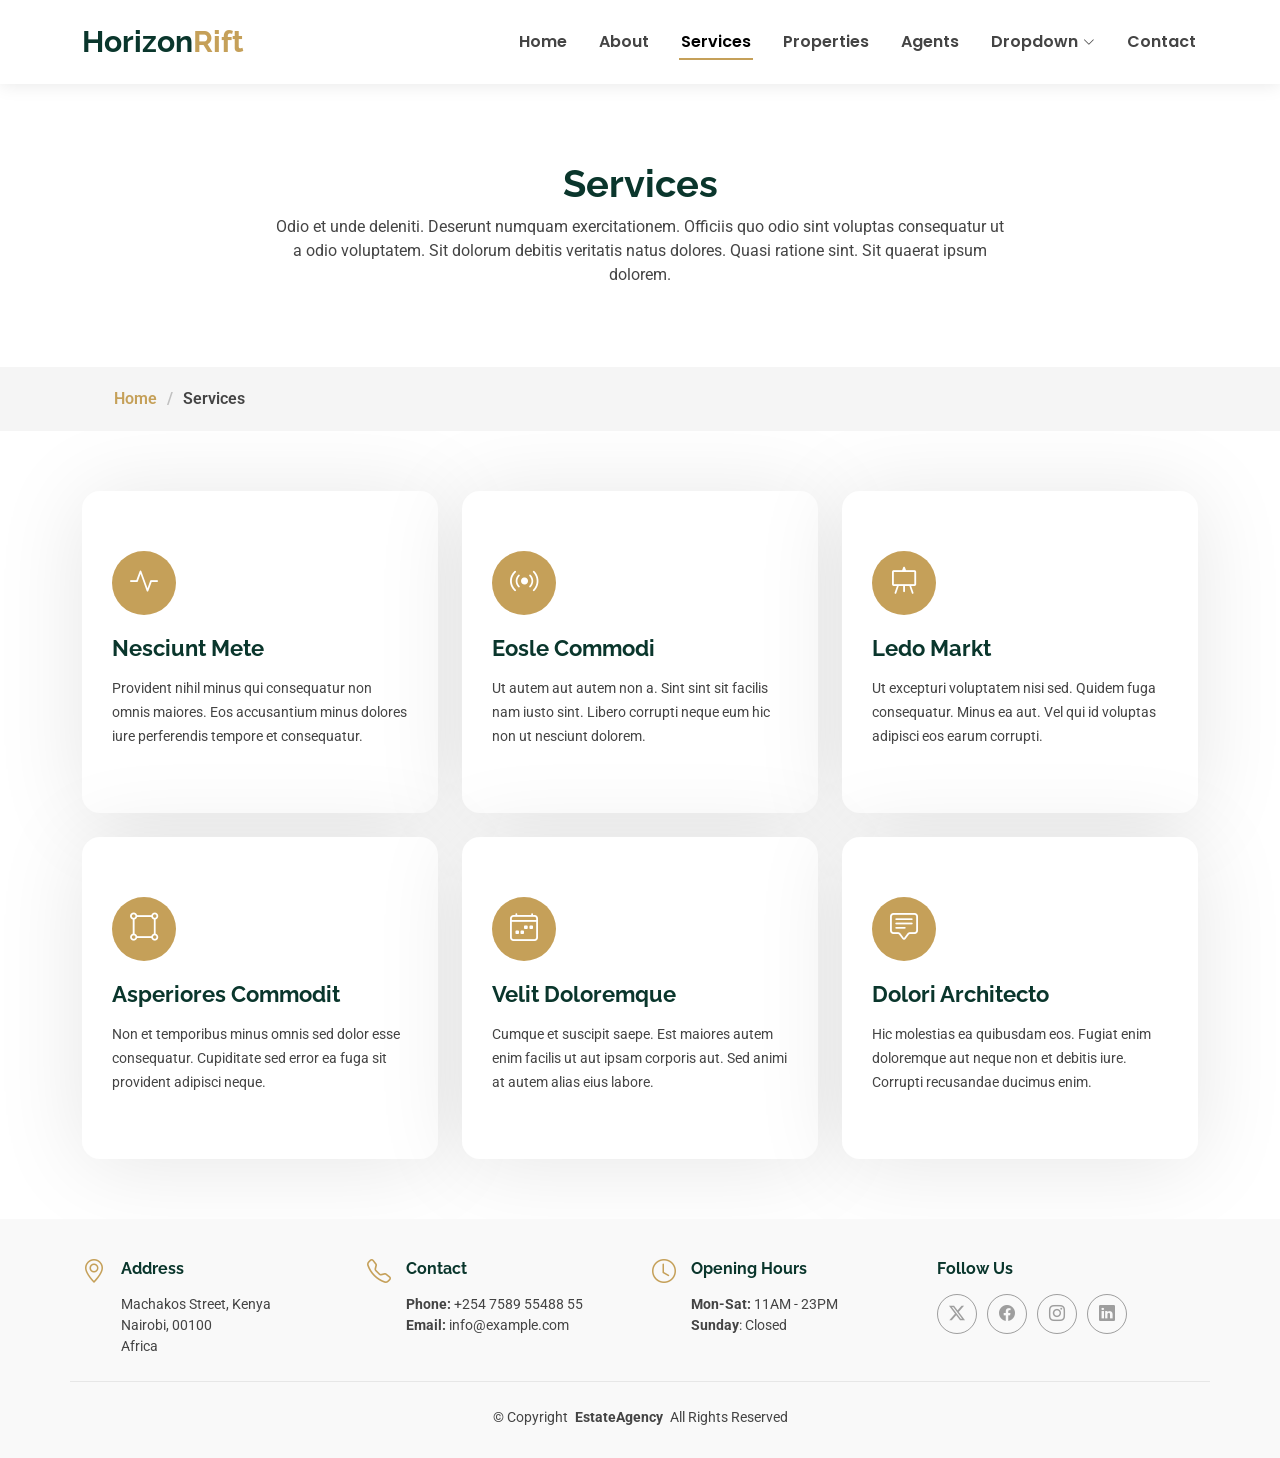
<file: services.html>
<!DOCTYPE html>
<html lang="en">

<head>
  <meta charset="utf-8">
  <meta content="width=device-width, initial-scale=1.0" name="viewport">
  <title>Services - Horizon Rift Properties</title>
  <meta name="description" content="">
  <meta name="keywords" content="">

  <!-- Favicons -->
  <link href="assets/img/favicon.png" rel="icon">
  <link href="assets/img/apple-touch-icon.png" rel="apple-touch-icon">

  <!-- Fonts -->
  <link href="https://fonts.googleapis.com" rel="preconnect">
  <link href="https://fonts.gstatic.com" rel="preconnect" crossorigin>
  <link href="https://fonts.googleapis.com/css2?family=Roboto:ital,wght@0,100;0,300;0,400;0,500;0,700;0,900;1,100;1,300;1,400;1,500;1,700;1,900&family=Poppins:ital,wght@0,100;0,200;0,300;0,400;0,500;0,600;0,700;0,800;0,900;1,100;1,200;1,300;1,400;1,500;1,600;1,700;1,800;1,900&family=Raleway:ital,wght@0,100;0,200;0,300;0,400;0,500;0,600;0,700;0,800;0,900;1,100;1,200;1,300;1,400;1,500;1,600;1,700;1,800;1,900&display=swap" rel="stylesheet">

  <!-- Vendor CSS Files -->
  <link href="assets/vendor/bootstrap/css/bootstrap.min.css" rel="stylesheet">
  <link href="assets/vendor/bootstrap-icons/bootstrap-icons.css" rel="stylesheet">
  <link href="assets/vendor/aos/aos.css" rel="stylesheet">
  <link href="assets/vendor/fontawesome-free/css/all.min.css" rel="stylesheet">
  <link href="assets/vendor/swiper/swiper-bundle.min.css" rel="stylesheet">

  <!-- Main CSS File -->
  <link href="assets/css/main.css" rel="stylesheet">

  <!-- =======================================================
  * Template Name: Horizon Rift Properties
  * Template URL: https://bootstrapmade.com/real-estate-agency-bootstrap-template/
  * Updated: Apr 08 2026 with Bootstrap v5.3.8
  * Author: BootstrapMade.com
  * License: https://bootstrapmade.com/license/
  ======================================================== -->
</head>

<body class="services-page">

  <header id="header" class="header d-flex align-items-center fixed-top">
    <div class="container-fluid container-xl position-relative d-flex align-items-center justify-content-between">

      <a href="index.html" class="logo d-flex align-items-center">
        <!-- Uncomment the line below if you also wish to use an image logo -->
        <!-- <img src="assets/img/logo.png" alt=""> -->
        <h1 class="sitename">Horizon<span>Rift</span></h1>
      </a>

      <nav id="navmenu" class="navmenu">
        <ul>
          <li><a href="index.html">Home</a></li>
          <li><a href="about.html">About</a></li>
          <li><a href="services.html" class="active">Services</a></li>
          <li><a href="properties.html">Properties</a></li>
          <li><a href="agents.html">Agents</a></li>
          <li class="dropdown"><a href="#"><span>Dropdown</span> <i class="bi bi-chevron-down toggle-dropdown"></i></a>
            <ul>
              <li><a href="#">Dropdown 1</a></li>
              <li class="dropdown"><a href="#"><span>Deep Dropdown</span> <i class="bi bi-chevron-down toggle-dropdown"></i></a>
                <ul>
                  <li><a href="#">Deep Dropdown 1</a></li>
                  <li><a href="#">Deep Dropdown 2</a></li>
                  <li><a href="#">Deep Dropdown 3</a></li>
                  <li><a href="#">Deep Dropdown 4</a></li>
                  <li><a href="#">Deep Dropdown 5</a></li>
                </ul>
              </li>
              <li><a href="#">Dropdown 2</a></li>
              <li><a href="#">Dropdown 3</a></li>
              <li><a href="#">Dropdown 4</a></li>
            </ul>
          </li>
          <li><a href="contact.html">Contact</a></li>
        </ul>
        <i class="mobile-nav-toggle d-xl-none bi bi-list"></i>
      </nav>

    </div>
  </header>

  <main class="main">

    <!-- Page Title -->
    <div class="page-title" data-aos="fade">
      <div class="heading">
        <div class="container">
          <div class="row d-flex justify-content-center text-center">
            <div class="col-lg-8">
              <h1>Services</h1>
              <p class="mb-0">Odio et unde deleniti. Deserunt numquam exercitationem. Officiis quo odio sint voluptas consequatur ut a odio voluptatem. Sit dolorum debitis veritatis natus dolores. Quasi ratione sint. Sit quaerat ipsum dolorem.</p>
            </div>
          </div>
        </div>
      </div>
      <nav class="breadcrumbs">
        <div class="container">
          <ol>
            <li><a href="index.html">Home</a></li>
            <li class="current">Services</li>
          </ol>
        </div>
      </nav>
    </div><!-- End Page Title -->

    <!-- Services Section -->
    <section id="services" class="services section">

      <div class="container">

        <div class="row gy-4">

          <div class="col-lg-4 col-md-6" data-aos="fade-up" data-aos-delay="100">
            <div class="service-item  position-relative">
              <div class="icon">
                <i class="bi bi-activity"></i>
              </div>
              <a href="service-details.html" class="stretched-link">
                <h3>Nesciunt Mete</h3>
              </a>
              <p>Provident nihil minus qui consequatur non omnis maiores. Eos accusantium minus dolores iure perferendis tempore et consequatur.</p>
            </div>
          </div><!-- End Service Item -->

          <div class="col-lg-4 col-md-6" data-aos="fade-up" data-aos-delay="200">
            <div class="service-item position-relative">
              <div class="icon">
                <i class="bi bi-broadcast"></i>
              </div>
              <a href="service-details.html" class="stretched-link">
                <h3>Eosle Commodi</h3>
              </a>
              <p>Ut autem aut autem non a. Sint sint sit facilis nam iusto sint. Libero corrupti neque eum hic non ut nesciunt dolorem.</p>
            </div>
          </div><!-- End Service Item -->

          <div class="col-lg-4 col-md-6" data-aos="fade-up" data-aos-delay="300">
            <div class="service-item position-relative">
              <div class="icon">
                <i class="bi bi-easel"></i>
              </div>
              <a href="service-details.html" class="stretched-link">
                <h3>Ledo Markt</h3>
              </a>
              <p>Ut excepturi voluptatem nisi sed. Quidem fuga consequatur. Minus ea aut. Vel qui id voluptas adipisci eos earum corrupti.</p>
            </div>
          </div><!-- End Service Item -->

          <div class="col-lg-4 col-md-6" data-aos="fade-up" data-aos-delay="400">
            <div class="service-item position-relative">
              <div class="icon">
                <i class="bi bi-bounding-box-circles"></i>
              </div>
              <a href="service-details.html" class="stretched-link">
                <h3>Asperiores Commodit</h3>
              </a>
              <p>Non et temporibus minus omnis sed dolor esse consequatur. Cupiditate sed error ea fuga sit provident adipisci neque.</p>
              <a href="service-details.html" class="stretched-link"></a>
            </div>
          </div><!-- End Service Item -->

          <div class="col-lg-4 col-md-6" data-aos="fade-up" data-aos-delay="500">
            <div class="service-item position-relative">
              <div class="icon">
                <i class="bi bi-calendar4-week"></i>
              </div>
              <a href="service-details.html" class="stretched-link">
                <h3>Velit Doloremque</h3>
              </a>
              <p>Cumque et suscipit saepe. Est maiores autem enim facilis ut aut ipsam corporis aut. Sed animi at autem alias eius labore.</p>
              <a href="service-details.html" class="stretched-link"></a>
            </div>
          </div><!-- End Service Item -->

          <div class="col-lg-4 col-md-6" data-aos="fade-up" data-aos-delay="600">
            <div class="service-item position-relative">
              <div class="icon">
                <i class="bi bi-chat-square-text"></i>
              </div>
              <a href="service-details.html" class="stretched-link">
                <h3>Dolori Architecto</h3>
              </a>
              <p>Hic molestias ea quibusdam eos. Fugiat enim doloremque aut neque non et debitis iure. Corrupti recusandae ducimus enim.</p>
              <a href="service-details.html" class="stretched-link"></a>
            </div>
          </div><!-- End Service Item -->

        </div>

      </div>

    </section><!-- /Services Section -->

  </main>

  <footer id="footer" class="footer light-background">

    <div class="container">
      <div class="row gy-3">
        <div class="col-lg-3 col-md-6 d-flex">
          <i class="bi bi-geo-alt icon"></i>
          <div class="address">
            <h4>Address</h4>
            <p>Machakos Street, Kenya</p>
            <p>Nairobi, 00100</p>
            <p>Africa</p>
          </div>

        </div>

        <div class="col-lg-3 col-md-6 d-flex">
          <i class="bi bi-telephone icon"></i>
          <div>
            <h4>Contact</h4>
            <p>
              <strong>Phone:</strong> <span>+254 7589 55488 55</span><br>
              <strong>Email:</strong> <span>info@example.com</span><br>
            </p>
          </div>
        </div>

        <div class="col-lg-3 col-md-6 d-flex">
          <i class="bi bi-clock icon"></i>
          <div>
            <h4>Opening Hours</h4>
            <p>
              <strong>Mon-Sat:</strong> <span>11AM - 23PM</span><br>
              <strong>Sunday</strong>: <span>Closed</span>
            </p>
          </div>
        </div>

        <div class="col-lg-3 col-md-6">
          <h4>Follow Us</h4>
          <div class="social-links d-flex">
            <a href="#" class="twitter"><i class="bi bi-twitter-x"></i></a>
            <a href="#" class="facebook"><i class="bi bi-facebook"></i></a>
            <a href="#" class="instagram"><i class="bi bi-instagram"></i></a>
            <a href="#" class="linkedin"><i class="bi bi-linkedin"></i></a>
          </div>
        </div>

      </div>
    </div>

    <div class="container copyright text-center mt-4">
      <p>© <span>Copyright</span> <strong class="px-1 sitename">EstateAgency</strong> <span>All Rights Reserved</span></p>
      <div class="credits">
        <!-- All the links in the footer should remain intact. -->
        <!-- You can delete the links only if you've purchased the pro version. -->
        <!-- Licensing information: https://bootstrapmade.com/license/ -->
        <!-- Purchase the pro version with working PHP/AJAX contact form: [buy-url] -->

      </div>
    </div>

  </footer>

  <!-- Scroll Top -->
  <a href="#" id="scroll-top" class="scroll-top d-flex align-items-center justify-content-center"><i class="bi bi-arrow-up-short"></i></a>

  <!-- Preloader -->
  <div id="preloader"></div>

  <!-- Vendor JS Files -->
  <script src="assets/vendor/bootstrap/js/bootstrap.bundle.min.js"></script>
  <script src="assets/vendor/php-email-form/validate.js"></script>
  <script src="assets/vendor/aos/aos.js"></script>
  <script src="assets/vendor/swiper/swiper-bundle.min.js"></script>
  <script src="assets/vendor/purecounter/purecounter_vanilla.js"></script>

  <!-- Main JS File -->
  <script src="assets/js/main.js"></script>

</body>

</html>
</file>
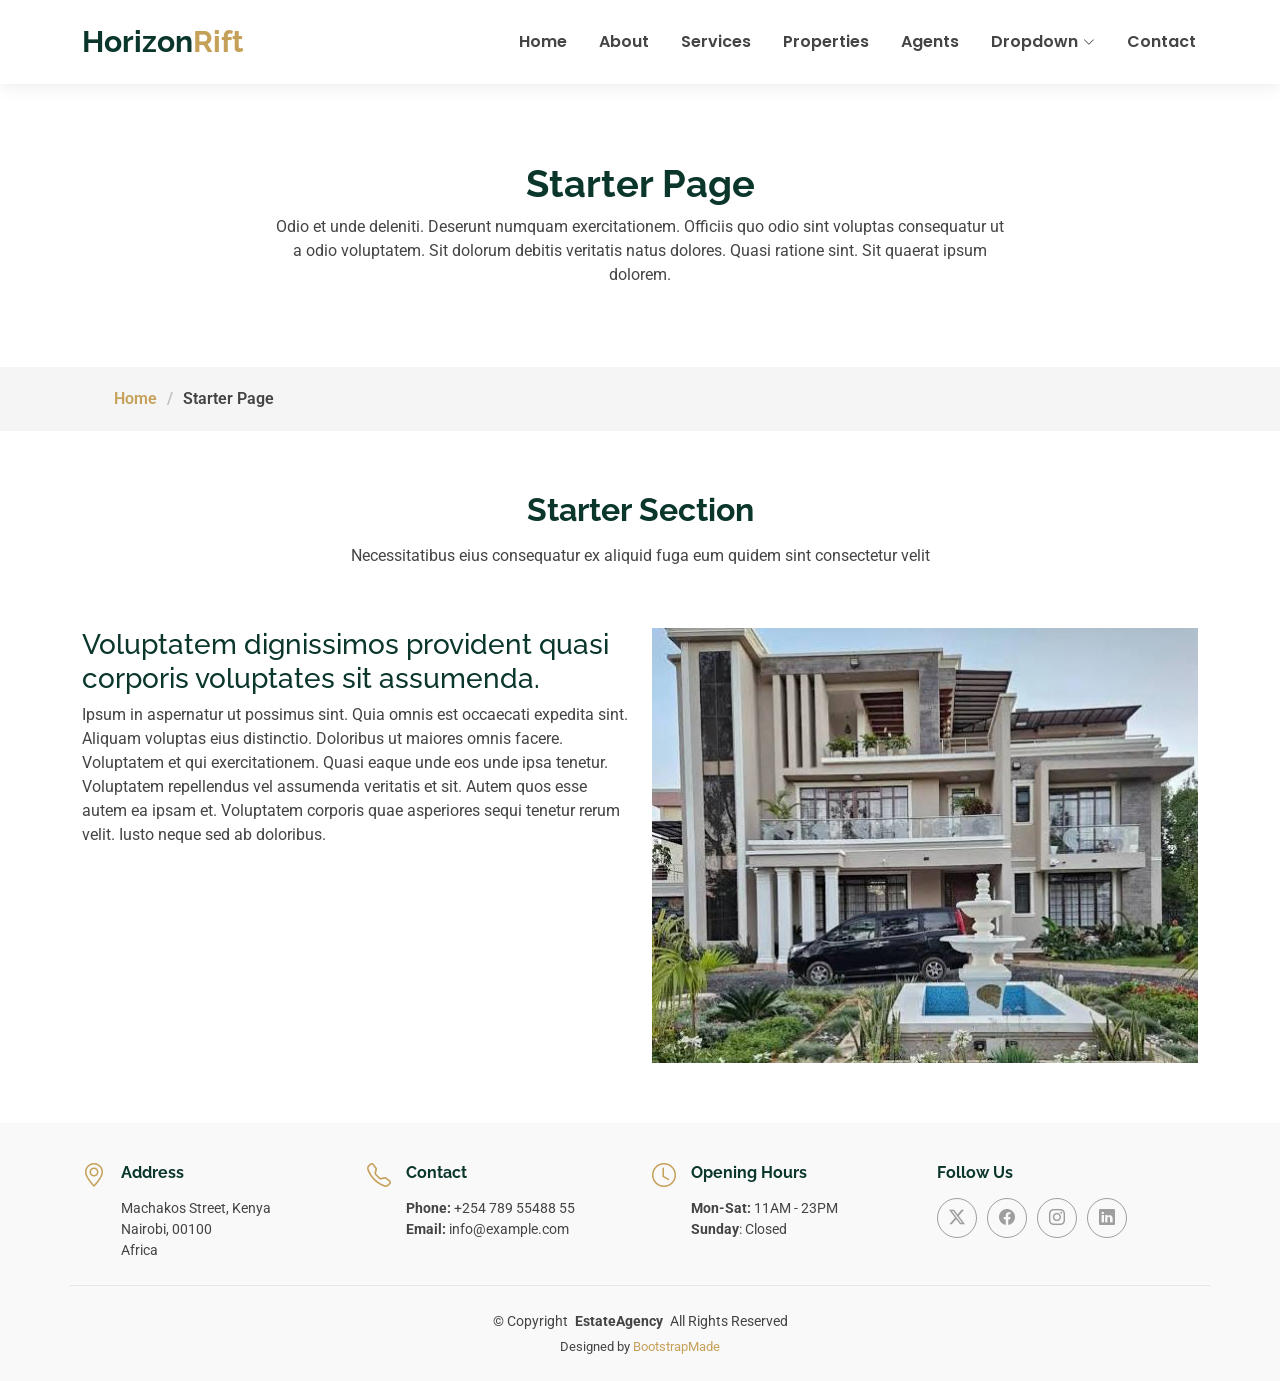
<file: starter-page.html>
<!DOCTYPE html>
<html lang="en">

<head>
  <meta charset="utf-8">
  <meta content="width=device-width, initial-scale=1.0" name="viewport">
  <title>Horizon Rift Properties</title>
  <meta name="description" content="">
  <meta name="keywords" content="">

  <!-- Favicons -->
  <link href="assets/img/favicon.png" rel="icon">
  <link href="assets/img/apple-touch-icon.png" rel="apple-touch-icon">

  <!-- Fonts -->
  <link href="https://fonts.googleapis.com" rel="preconnect">
  <link href="https://fonts.gstatic.com" rel="preconnect" crossorigin>
  <link href="https://fonts.googleapis.com/css2?family=Roboto:ital,wght@0,100;0,300;0,400;0,500;0,700;0,900;1,100;1,300;1,400;1,500;1,700;1,900&family=Poppins:ital,wght@0,100;0,200;0,300;0,400;0,500;0,600;0,700;0,800;0,900;1,100;1,200;1,300;1,400;1,500;1,600;1,700;1,800;1,900&family=Raleway:ital,wght@0,100;0,200;0,300;0,400;0,500;0,600;0,700;0,800;0,900;1,100;1,200;1,300;1,400;1,500;1,600;1,700;1,800;1,900&display=swap" rel="stylesheet">

  <!-- Vendor CSS Files -->
  <link href="assets/vendor/bootstrap/css/bootstrap.min.css" rel="stylesheet">
  <link href="assets/vendor/bootstrap-icons/bootstrap-icons.css" rel="stylesheet">
  <link href="assets/vendor/aos/aos.css" rel="stylesheet">
  <link href="assets/vendor/fontawesome-free/css/all.min.css" rel="stylesheet">
  <link href="assets/vendor/swiper/swiper-bundle.min.css" rel="stylesheet">

  <!-- Main CSS File -->
  <link href="assets/css/main.css" rel="stylesheet">

  <!-- =======================================================
  * Template Name: Horizon Rift Properties
  * Template URL: https://bootstrapmade.com/real-estate-agency-bootstrap-template/
  * Updated: Apr 08 2026 with Bootstrap v5.3.8
  * Author: BootstrapMade.com
  * License: https://bootstrapmade.com/license/
  ======================================================== -->
</head>

<body class="starter-page-page">

  <header id="header" class="header d-flex align-items-center fixed-top">
    <div class="container-fluid container-xl position-relative d-flex align-items-center justify-content-between">

      <a href="index.html" class="logo d-flex align-items-center">
        <!-- Uncomment the line below if you also wish to use an image logo -->
        <!-- <img src="assets/img/logo.png" alt=""> -->
        <h1 class="sitename">Horizon<span>Rift</span></h1>
      </a>

      <nav id="navmenu" class="navmenu">
        <ul>
          <li><a href="index.html">Home</a></li>
          <li><a href="about.html">About</a></li>
          <li><a href="services.html">Services</a></li>
          <li><a href="properties.html">Properties</a></li>
          <li><a href="agents.html">Agents</a></li>
          <li class="dropdown"><a href="#"><span>Dropdown</span> <i class="bi bi-chevron-down toggle-dropdown"></i></a>
            <ul>
              <li><a href="#">Dropdown 1</a></li>
              <li class="dropdown"><a href="#"><span>Deep Dropdown</span> <i class="bi bi-chevron-down toggle-dropdown"></i></a>
                <ul>
                  <li><a href="#">Deep Dropdown 1</a></li>
                  <li><a href="#">Deep Dropdown 2</a></li>
                  <li><a href="#">Deep Dropdown 3</a></li>
                  <li><a href="#">Deep Dropdown 4</a></li>
                  <li><a href="#">Deep Dropdown 5</a></li>
                </ul>
              </li>
              <li><a href="#">Dropdown 2</a></li>
              <li><a href="#">Dropdown 3</a></li>
              <li><a href="#">Dropdown 4</a></li>
            </ul>
          </li>
          <li><a href="contact.html">Contact</a></li>
        </ul>
        <i class="mobile-nav-toggle d-xl-none bi bi-list"></i>
      </nav>

    </div>
  </header>

  <main class="main">

    <!-- Page Title -->
    <div class="page-title" data-aos="fade">
      <div class="heading">
        <div class="container">
          <div class="row d-flex justify-content-center text-center">
            <div class="col-lg-8">
              <h1>Starter Page</h1>
              <p class="mb-0">Odio et unde deleniti. Deserunt numquam exercitationem. Officiis quo odio sint voluptas consequatur ut a odio voluptatem. Sit dolorum debitis veritatis natus dolores. Quasi ratione sint. Sit quaerat ipsum dolorem.</p>
            </div>
          </div>
        </div>
      </div>
      <nav class="breadcrumbs">
        <div class="container">
          <ol>
            <li><a href="index.html">Home</a></li>
            <li class="current">Starter Page</li>
          </ol>
        </div>
      </nav>
    </div><!-- End Page Title -->

    <!-- Starter Section Section -->
    <section id="starter-section" class="starter-section section">

      <!-- Section Title -->
      <div class="container section-title" data-aos="fade-up">
        <h2>Starter Section</h2>
        <p>Necessitatibus eius consequatur ex aliquid fuga eum quidem sint consectetur velit</p>
      </div><!-- End Section Title -->

      <div class="container" data-aos="fade-up">
        <div class="row gy-4">

          <div class="col-lg-6">
            <h3>Voluptatem dignissimos provident quasi corporis voluptates sit assumenda.</h3>
            <p>
              Ipsum in aspernatur ut possimus sint. Quia omnis est occaecati expedita sint. Aliquam voluptas eius distinctio. 
              Doloribus ut maiores omnis facere. Voluptatem et qui exercitationem. 
              Quasi eaque unde eos unde ipsa tenetur. Voluptatem repellendus vel assumenda veritatis et sit. 
              Autem quos esse autem ea ipsam et. Voluptatem corporis quae asperiores sequi tenetur rerum velit. Iusto neque sed ab doloribus.
            </p>
          </div>

          <div class="col-lg-6">
            <img src="assets/img/starter.png" class="img-fluid" alt="">
          </div>
      </div>

    </section><!-- /Starter Section Section -->

  </main>

  <footer id="footer" class="footer light-background">

    <div class="container">
      <div class="row gy-3">
        <div class="col-lg-3 col-md-6 d-flex">
          <i class="bi bi-geo-alt icon"></i>
          <div class="address">
            <h4>Address</h4>
            <p>Machakos Street, Kenya</p>
            <p>Nairobi, 00100</p>
            <p>Africa</p>
            
          </div>

        </div>

        <div class="col-lg-3 col-md-6 d-flex">
          <i class="bi bi-telephone icon"></i>
          <div>
            <h4>Contact</h4>
            <p>
              <strong>Phone:</strong> <span>+254 789 55488 55</span><br>
              <strong>Email:</strong> <span>info@example.com</span><br>
            </p>
          </div>
        </div>

        <div class="col-lg-3 col-md-6 d-flex">
          <i class="bi bi-clock icon"></i>
          <div>
            <h4>Opening Hours</h4>
            <p>
              <strong>Mon-Sat:</strong> <span>11AM - 23PM</span><br>
              <strong>Sunday</strong>: <span>Closed</span>
            </p>
          </div>
        </div>

        <div class="col-lg-3 col-md-6">
          <h4>Follow Us</h4>
          <div class="social-links d-flex">
            <a href="#" class="twitter"><i class="bi bi-twitter-x"></i></a>
            <a href="#" class="facebook"><i class="bi bi-facebook"></i></a>
            <a href="#" class="instagram"><i class="bi bi-instagram"></i></a>
            <a href="#" class="linkedin"><i class="bi bi-linkedin"></i></a>
          </div>
        </div>

      </div>
    </div>

    <div class="container copyright text-center mt-4">
      <p>© <span>Copyright</span> <strong class="px-1 sitename">EstateAgency</strong> <span>All Rights Reserved</span></p>
      <div class="credits">
        <!-- All the links in the footer should remain intact. -->
        <!-- You can delete the links only if you've purchased the pro version. -->
        <!-- Licensing information: https://bootstrapmade.com/license/ -->
        <!-- Purchase the pro version with working PHP/AJAX contact form: [buy-url] -->
        Designed by <a href="https://bootstrapmade.com/">BootstrapMade</a>
      </div>
    </div>

  </footer>

  <!-- Scroll Top -->
  <a href="#" id="scroll-top" class="scroll-top d-flex align-items-center justify-content-center"><i class="bi bi-arrow-up-short"></i></a>

  <!-- Preloader -->
  <div id="preloader"></div>

  <!-- Vendor JS Files -->
  <script src="assets/vendor/bootstrap/js/bootstrap.bundle.min.js"></script>
  <script src="assets/vendor/php-email-form/validate.js"></script>
  <script src="assets/vendor/aos/aos.js"></script>
  <script src="assets/vendor/swiper/swiper-bundle.min.js"></script>
  <script src="assets/vendor/purecounter/purecounter_vanilla.js"></script>

  <!-- Main JS File -->
  <script src="assets/js/main.js"></script>

</body>

</html>
</file>
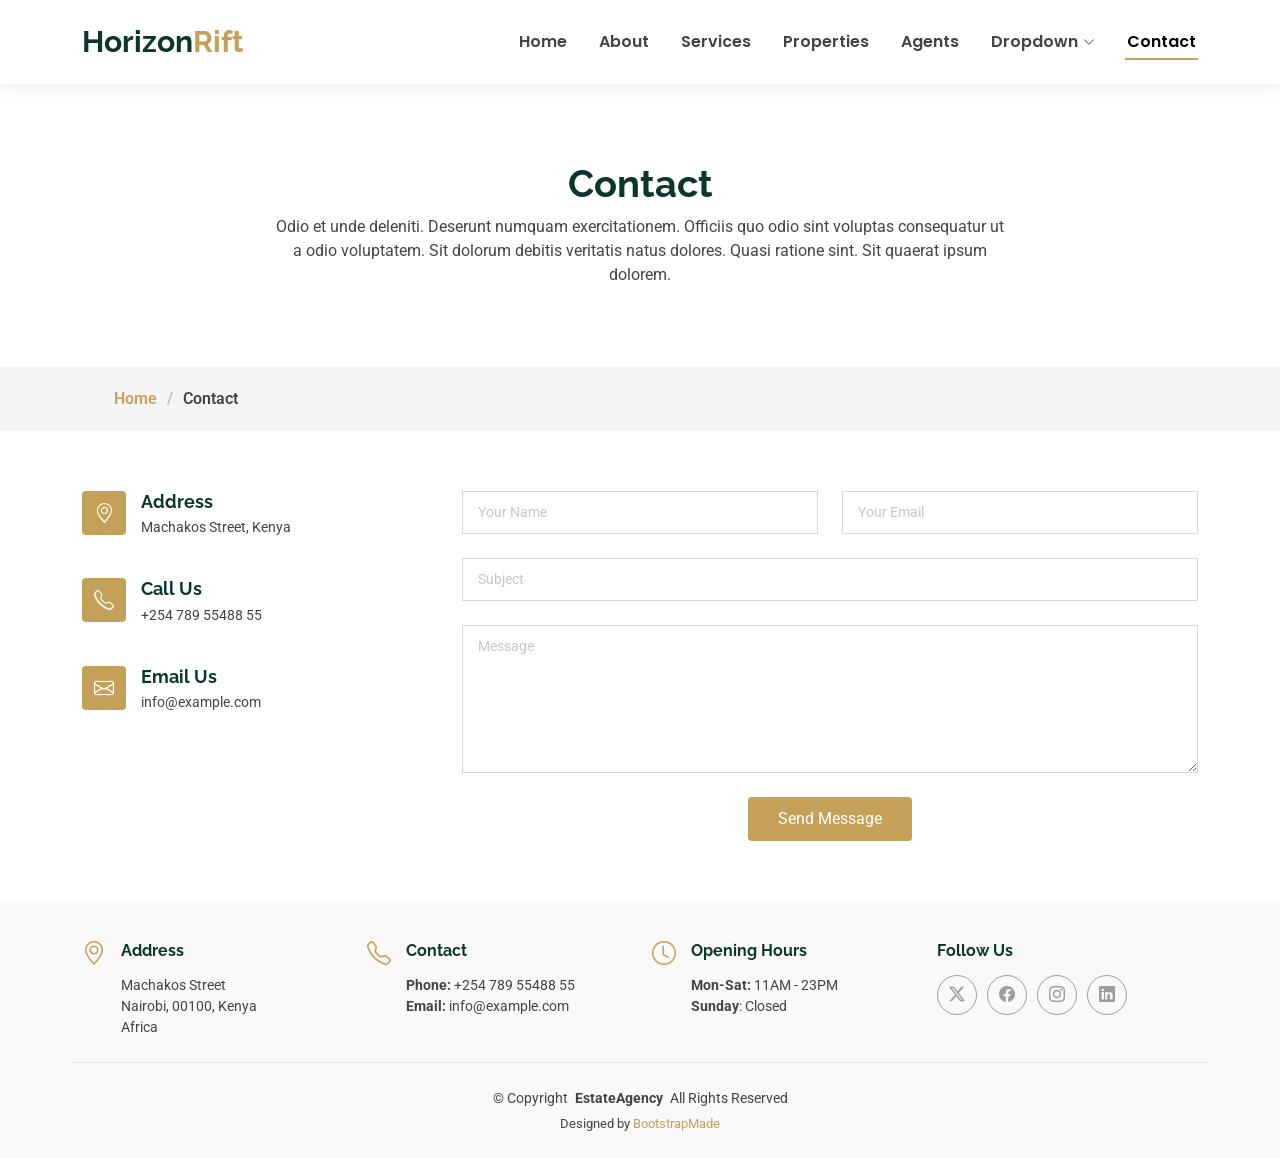
<file: EstateAgency/contact.html>
<!DOCTYPE html>
<html lang="en">

<head>
  <meta charset="utf-8">
  <meta content="width=device-width, initial-scale=1.0" name="viewport">
  <title>Contact - Horizon Rift Properties</title>
  <meta name="description" content="">
  <meta name="keywords" content="">

  <!-- Favicons -->
  <link href="assets/img/favicon.png" rel="icon">
  <link href="assets/img/apple-touch-icon.png" rel="apple-touch-icon">

  <!-- Fonts -->
  <link href="https://fonts.googleapis.com" rel="preconnect">
  <link href="https://fonts.gstatic.com" rel="preconnect" crossorigin>
  <link href="https://fonts.googleapis.com/css2?family=Roboto:ital,wght@0,100;0,300;0,400;0,500;0,700;0,900;1,100;1,300;1,400;1,500;1,700;1,900&family=Poppins:ital,wght@0,100;0,200;0,300;0,400;0,500;0,600;0,700;0,800;0,900;1,100;1,200;1,300;1,400;1,500;1,600;1,700;1,800;1,900&family=Raleway:ital,wght@0,100;0,200;0,300;0,400;0,500;0,600;0,700;0,800;0,900;1,100;1,200;1,300;1,400;1,500;1,600;1,700;1,800;1,900&display=swap" rel="stylesheet">

  <!-- Vendor CSS Files -->
  <link href="assets/vendor/bootstrap/css/bootstrap.min.css" rel="stylesheet">
  <link href="assets/vendor/bootstrap-icons/bootstrap-icons.css" rel="stylesheet">
  <link href="assets/vendor/aos/aos.css" rel="stylesheet">
  <link href="assets/vendor/fontawesome-free/css/all.min.css" rel="stylesheet">
  <link href="assets/vendor/swiper/swiper-bundle.min.css" rel="stylesheet">

  <!-- Main CSS File -->
  <link href="assets/css/main.css" rel="stylesheet">

  <!-- =======================================================
  * Template Name: Horizon Rift Properties
  * Template URL: https://bootstrapmade.com/real-estate-agency-bootstrap-template/
  * Updated: Apr 08 2026 with Bootstrap v5.3.8
  * Author: BootstrapMade.com
  * License: https://bootstrapmade.com/license/
  ======================================================== -->
</head>

<body class="contact-page">

  <header id="header" class="header d-flex align-items-center fixed-top">
    <div class="container-fluid container-xl position-relative d-flex align-items-center justify-content-between">

      <a href="index.html" class="logo d-flex align-items-center">
        <!-- Uncomment the line below if you also wish to use an image logo -->
        <!-- <img src="assets/img/logo.png" alt=""> -->
        <h1 class="sitename">Horizon<span>Rift</span></h1>
      </a>

      <nav id="navmenu" class="navmenu">
        <ul>
          <li><a href="index.html">Home</a></li>
          <li><a href="about.html">About</a></li>
          <li><a href="services.html">Services</a></li>
          <li><a href="properties.html">Properties</a></li>
          <li><a href="agents.html">Agents</a></li>
          <li class="dropdown"><a href="#"><span>Dropdown</span> <i class="bi bi-chevron-down toggle-dropdown"></i></a>
            <ul>
              <li><a href="#">Dropdown 1</a></li>
              <li class="dropdown"><a href="#"><span>Deep Dropdown</span> <i class="bi bi-chevron-down toggle-dropdown"></i></a>
                <ul>
                  <li><a href="#">Deep Dropdown 1</a></li>
                  <li><a href="#">Deep Dropdown 2</a></li>
                  <li><a href="#">Deep Dropdown 3</a></li>
                  <li><a href="#">Deep Dropdown 4</a></li>
                  <li><a href="#">Deep Dropdown 5</a></li>
                </ul>
              </li>
              <li><a href="#">Dropdown 2</a></li>
              <li><a href="#">Dropdown 3</a></li>
              <li><a href="#">Dropdown 4</a></li>
            </ul>
          </li>
          <li><a href="contact.html" class="active">Contact</a></li>
        </ul>
        <i class="mobile-nav-toggle d-xl-none bi bi-list"></i>
      </nav>

    </div>
  </header>

  <main class="main">

    <!-- Page Title -->
    <div class="page-title" data-aos="fade">
      <div class="heading">
        <div class="container">
          <div class="row d-flex justify-content-center text-center">
            <div class="col-lg-8">
              <h1>Contact</h1>
              <p class="mb-0">Odio et unde deleniti. Deserunt numquam exercitationem. Officiis quo odio sint voluptas consequatur ut a odio voluptatem. Sit dolorum debitis veritatis natus dolores. Quasi ratione sint. Sit quaerat ipsum dolorem.</p>
            </div>
          </div>
        </div>
      </div>
      <nav class="breadcrumbs">
        <div class="container">
          <ol>
            <li><a href="index.html">Home</a></li>
            <li class="current">Contact</li>
          </ol>
        </div>
      </nav>
    </div><!-- End Page Title -->

    <!-- Contact Section -->
    <section id="contact" class="contact section">

      <div class="container" data-aos="fade-up" data-aos-delay="100">
        
        <div class="row gy-4">

          <div class="col-lg-4">
            <div class="info-item d-flex" data-aos="fade-up" data-aos-delay="300">
              <i class="bi bi-geo-alt flex-shrink-0"></i>
              <div>
                <h3>Address</h3>
                <p class="mb-0">Machakos Street, Kenya</p>
              </div>
            </div><!-- End Info Item -->

            <div class="info-item d-flex" data-aos="fade-up" data-aos-delay="400">
              <i class="bi bi-telephone flex-shrink-0"></i>
              <div>
                <h3>Call Us</h3>
                <p><a href="tel:+2547895488" style="color: inherit; text-decoration: none;">+254 789 55488 55</a></p>
              </div>
            </div><!-- End Info Item -->

            <div class="info-item d-flex" data-aos="fade-up" data-aos-delay="500">
              <i class="bi bi-envelope flex-shrink-0"></i>
              <div>
                <h3>Email Us</h3>
                <p><a href="mailto:info@example.com" style="color: inherit; text-decoration: none;">info@example.com</a></p>
              </div>
            </div><!-- End Info Item -->

          </div>

          <div class="col-lg-8">
            <form action="forms/contact.php" method="post" class="php-email-form" data-aos="fade-up" data-aos-delay="200">
              <div class="row gy-4">

                <div class="col-md-6">
                  <input type="text" name="name" class="form-control" placeholder="Your Name" required="">
                </div>

                <div class="col-md-6 ">
                  <input type="email" class="form-control" name="email" placeholder="Your Email" required="">
                </div>

                <div class="col-md-12">
                  <input type="text" class="form-control" name="subject" placeholder="Subject" required="">
                </div>

                <div class="col-md-12">
                  <textarea class="form-control" name="message" rows="6" placeholder="Message" required=""></textarea>
                </div>

                <div class="col-md-12 text-center">
                  <div class="loading">Loading</div>
                  <div class="error-message"></div>
                  <div class="sent-message">Your message has been sent. Thank you!</div>

                  <button type="submit">Send Message</button>
                </div>

              </div>
            </form>
          </div><!-- End Contact Form -->

        </div>

      </div>

    </section><!-- /Contact Section -->

  </main>

  <footer id="footer" class="footer light-background">

    <div class="container">
      <div class="row gy-3">
        <div class="col-lg-3 col-md-6 d-flex">
          <i class="bi bi-geo-alt icon"></i>
          <div class="address">
            <h4>Address</h4>
            <p>Machakos Street</p>
            <p>Nairobi, 00100, Kenya</p>
            <p>Africa</p>
          </div>

        </div>

        <div class="col-lg-3 col-md-6 d-flex">
          <i class="bi bi-telephone icon"></i>
          <div>
            <h4>Contact</h4>
            <p>
              <strong>Phone:</strong> <span>+254 789 55488 55</span><br>
              <strong>Email:</strong> <span>info@example.com</span><br>
            </p>
          </div>
        </div>

        <div class="col-lg-3 col-md-6 d-flex">
          <i class="bi bi-clock icon"></i>
          <div>
            <h4>Opening Hours</h4>
            <p>
              <strong>Mon-Sat:</strong> <span>11AM - 23PM</span><br>
              <strong>Sunday</strong>: <span>Closed</span>
            </p>
          </div>
        </div>

        <div class="col-lg-3 col-md-6">
          <h4>Follow Us</h4>
          <div class="social-links d-flex">
            <a href="#" class="twitter"><i class="bi bi-twitter-x"></i></a>
            <a href="#" class="facebook"><i class="bi bi-facebook"></i></a>
            <a href="#" class="instagram"><i class="bi bi-instagram"></i></a>
            <a href="#" class="linkedin"><i class="bi bi-linkedin"></i></a>
          </div>
        </div>

      </div>
    </div>

    <div class="container copyright text-center mt-4">
      <p>© <span>Copyright</span> <strong class="px-1 sitename">EstateAgency</strong> <span>All Rights Reserved</span></p>
      <div class="credits">
        <!-- All the links in the footer should remain intact. -->
        <!-- You can delete the links only if you've purchased the pro version. -->
        <!-- Licensing information: https://bootstrapmade.com/license/ -->
        <!-- Purchase the pro version with working PHP/AJAX contact form: [buy-url] -->
        Designed by <a href="https://bootstrapmade.com/">BootstrapMade</a>
      </div>
    </div>

  </footer>

  <!-- Scroll Top -->
  <a href="#" id="scroll-top" class="scroll-top d-flex align-items-center justify-content-center"><i class="bi bi-arrow-up-short"></i></a>

  <!-- Preloader -->
  <div id="preloader"></div>

  <!-- Vendor JS Files -->
  <script src="assets/vendor/bootstrap/js/bootstrap.bundle.min.js"></script>
  <script src="assets/vendor/php-email-form/validate.js"></script>
  <script src="assets/vendor/aos/aos.js"></script>
  <script src="assets/vendor/swiper/swiper-bundle.min.js"></script>
  <script src="assets/vendor/purecounter/purecounter_vanilla.js"></script>

  <!-- Main JS File -->
  <script src="assets/js/main.js"></script>

</body>

</html>
</file>
<file: assets/css/main.css>
/**
* Template Name: EstateAgency
* Template URL: https://bootstrapmade.com/real-estate-agency-bootstrap-template/
* Updated: Aug 09 2024 with Bootstrap v5.3.3
* Author: BootstrapMade.com
* License: https://bootstrapmade.com/license/
*/

/*--------------------------------------------------------------
# Font & Color Variables
# Help: https://bootstrapmade.com/color-system/
--------------------------------------------------------------*/
/* Fonts */
:root {
  --default-font: "Roboto",  system-ui, -apple-system, "Segoe UI", Roboto, "Helvetica Neue", Arial, "Noto Sans", "Liberation Sans", sans-serif, "Apple Color Emoji", "Segoe UI Emoji", "Segoe UI Symbol", "Noto Color Emoji";
  --heading-font: "Raleway",  sans-serif;
  --nav-font: "Poppins",  sans-serif;
}

/* Global Colors - The following color variables are used throughout the website. Updating them here will change the color scheme of the entire website */
:root { 
  --background-color: #ffffff; /* Background color for the entire website, including individual sections */
  --default-color: #444444; /* Default color used for the majority of the text content across the entire website */
  --heading-color: #0a362c; /* Color for headings, subheadings and title throughout the website */
  --accent-color: #c5a059; /* Accent color that represents your brand on the website. It's used for buttons, links, and other elements that need to stand out */
  --surface-color: #ffffff; /* The surface color is used as a background of boxed elements within sections, such as cards, icon boxes, or other elements that require a visual separation from the global background. */
  --contrast-color: #ffffff; /* Contrast color for text, ensuring readability against backgrounds of accent, heading, or default colors. */
}

/* Nav Menu Colors - The following color variables are used specifically for the navigation menu. They are separate from the global colors to allow for more customization options */
:root {
  --nav-color: #444444;  /* The default color of the main navmenu links */
  --nav-hover-color: #000000; /* Applied to main navmenu links when they are hovered over or active */
  --nav-mobile-background-color: #ffffff; /* Used as the background color for mobile navigation menu */
  --nav-dropdown-background-color: #ffffff; /* Used as the background color for dropdown items that appear when hovering over primary navigation items */
  --nav-dropdown-color: #444444; /* Used for navigation links of the dropdown items in the navigation menu. */
  --nav-dropdown-hover-color: #c5a059; /* Similar to --nav-hover-color, this color is applied to dropdown navigation links when they are hovered over. */
}

/* Color Presets - These classes override global colors when applied to any section or element, providing reuse of the sam color scheme. */

.light-background {
  --background-color: #f9f9f9;
  --surface-color: #ffffff;
}

.dark-background {
  --background-color: #060606;
  --default-color: #ffffff;
  --heading-color: #ffffff;
  --surface-color: #252525;
  --contrast-color: #ffffff;
}

/* Smooth scroll */
:root {
  scroll-behavior: smooth;
}

/*--------------------------------------------------------------
# General Styling & Shared Classes
--------------------------------------------------------------*/
body {
  color: var(--default-color);
  background-color: var(--background-color);
  font-family: var(--default-font);
}

a {
  color: var(--accent-color);
  text-decoration: none;
  transition: 0.3s;
}

a:hover {
  color: color-mix(in srgb, var(--accent-color), transparent 25%);
  text-decoration: none;
}

h1,
h2,
h3,
h4,
h5,
h6 {
  color: var(--heading-color);
  font-family: var(--heading-font);
}

/* PHP Email Form Messages
------------------------------*/
.php-email-form .error-message {
  display: none;
  background: #df1529;
  color: #ffffff;
  text-align: left;
  padding: 15px;
  margin-bottom: 24px;
  font-weight: 600;
}

.php-email-form .sent-message {
  display: none;
  color: #ffffff;
  background: #059652;
  text-align: center;
  padding: 15px;
  margin-bottom: 24px;
  font-weight: 600;
}

.php-email-form .loading {
  display: none;
  background: var(--surface-color);
  text-align: center;
  padding: 15px;
  margin-bottom: 24px;
}

.php-email-form .loading:before {
  content: "";
  display: inline-block;
  border-radius: 50%;
  width: 24px;
  height: 24px;
  margin: 0 10px -6px 0;
  border: 3px solid var(--accent-color);
  border-top-color: var(--surface-color);
  animation: php-email-form-loading 1s linear infinite;
}

@keyframes php-email-form-loading {
  0% {
    transform: rotate(0deg);
  }

  100% {
    transform: rotate(360deg);
  }
}

/*--------------------------------------------------------------
# Global Header
--------------------------------------------------------------*/
.header {
  color: var(--default-color);
  background-color: var(--background-color);
  padding: 15px 0;
  transition: all 0.5s;
  z-index: 997;
  box-shadow: 0px 0 18px rgba(0, 0, 0, 0.1);
}

.header .logo {
  line-height: 1;
}

.header .logo img {
  max-height: 32px;
  margin-right: 8px;
}

.header .logo h1 {
  font-size: 30px;
  margin: 0;
  font-weight: 700;
  color: var(--heading-color);
}

.header .logo h1 span {
  color: var(--accent-color);
}

/*--------------------------------------------------------------
# Navigation Menu
--------------------------------------------------------------*/
/* Desktop Navigation */
@media (min-width: 1200px) {
  .navmenu {
    padding: 0;
  }

  .navmenu ul {
    margin: 0;
    padding: 0;
    display: flex;
    list-style: none;
    align-items: center;
  }

  .navmenu li {
    position: relative;
  }

  .navmenu>ul>li {
    white-space: nowrap;
    padding: 15px 14px;
  }

  .navmenu>ul>li:last-child {
    padding-right: 0;
  }

  .navmenu a,
  .navmenu a:focus {
    color: var(--nav-color);
    font-size: 16px;
    padding: 0 2px;
    font-family: var(--nav-font);
    font-weight: 600;
    display: flex;
    align-items: center;
    justify-content: space-between;
    white-space: nowrap;
    transition: 0.3s;
    position: relative;
  }

  .navmenu a i,
  .navmenu a:focus i {
    font-size: 12px;
    line-height: 0;
    margin-left: 5px;
    transition: 0.3s;
  }

  .navmenu>ul>li>a:before {
    content: "";
    position: absolute;
    width: 100%;
    height: 2px;
    bottom: -6px;
    left: 0;
    background-color: var(--accent-color);
    visibility: hidden;
    width: 0px;
    transition: all 0.3s ease-in-out 0s;
  }

  .navmenu a:hover:before,
  .navmenu li:hover>a:before,
  .navmenu .active:before {
    visibility: visible;
    width: 100%;
  }

  .navmenu li:hover>a,
  .navmenu .active,
  .navmenu .active:focus {
    color: var(--nav-hover-color);
  }

  .navmenu .dropdown ul {
    margin: 0;
    padding: 10px 0;
    background: var(--nav-dropdown-background-color);
    display: block;
    position: absolute;
    visibility: hidden;
    left: 14px;
    top: 130%;
    opacity: 0;
    transition: 0.3s;
    border-radius: 4px;
    z-index: 99;
    box-shadow: 0px 0px 30px rgba(0, 0, 0, 0.1);
  }

  .navmenu .dropdown ul li {
    min-width: 200px;
  }

  .navmenu .dropdown ul a {
    padding: 10px 20px;
    font-size: 15px;
    text-transform: none;
    color: var(--nav-dropdown-color);
  }

  .navmenu .dropdown ul a i {
    font-size: 12px;
  }

  .navmenu .dropdown ul a:hover,
  .navmenu .dropdown ul .active:hover,
  .navmenu .dropdown ul li:hover>a {
    color: var(--nav-dropdown-hover-color);
  }

  .navmenu .dropdown:hover>ul {
    opacity: 1;
    top: 100%;
    visibility: visible;
  }

  .navmenu .dropdown .dropdown ul {
    top: 0;
    left: -90%;
    visibility: hidden;
  }

  .navmenu .dropdown .dropdown:hover>ul {
    opacity: 1;
    top: 0;
    left: -100%;
    visibility: visible;
  }
}

/* Mobile Navigation */
@media (max-width: 1199px) {
  .mobile-nav-toggle {
    color: var(--nav-color);
    font-size: 28px;
    line-height: 0;
    margin-right: 10px;
    cursor: pointer;
    transition: color 0.3s;
  }

  .navmenu {
    padding: 0;
    z-index: 9997;
  }

  .navmenu ul {
    display: none;
    list-style: none;
    position: absolute;
    inset: 60px 20px 20px 20px;
    padding: 10px 0;
    margin: 0;
    border-radius: 6px;
    background-color: var(--nav-mobile-background-color);
    border: 1px solid color-mix(in srgb, var(--default-color), transparent 90%);
    box-shadow: none;
    overflow-y: auto;
    transition: 0.3s;
    z-index: 9998;
  }

  .navmenu a,
  .navmenu a:focus {
    color: var(--nav-dropdown-color);
    padding: 10px 20px;
    font-family: var(--nav-font);
    font-size: 17px;
    font-weight: 500;
    display: flex;
    align-items: center;
    justify-content: space-between;
    white-space: nowrap;
    transition: 0.3s;
  }

  .navmenu a i,
  .navmenu a:focus i {
    font-size: 12px;
    line-height: 0;
    margin-left: 5px;
    width: 30px;
    height: 30px;
    display: flex;
    align-items: center;
    justify-content: center;
    border-radius: 50%;
    transition: 0.3s;
    background-color: color-mix(in srgb, var(--accent-color), transparent 90%);
  }

  .navmenu a i:hover,
  .navmenu a:focus i:hover {
    background-color: var(--accent-color);
    color: var(--contrast-color);
  }

  .navmenu a:hover,
  .navmenu .active,
  .navmenu .active:focus {
    color: var(--nav-dropdown-hover-color);
  }

  .navmenu .active i,
  .navmenu .active:focus i {
    background-color: var(--accent-color);
    color: var(--contrast-color);
    transform: rotate(180deg);
  }

  .navmenu .dropdown ul {
    position: static;
    display: none;
    z-index: 99;
    padding: 10px 0;
    margin: 10px 20px;
    background-color: var(--nav-dropdown-background-color);
    transition: all 0.5s ease-in-out;
  }

  .navmenu .dropdown ul ul {
    background-color: rgba(33, 37, 41, 0.1);
  }

  .navmenu .dropdown>.dropdown-active {
    display: block;
    background-color: rgba(33, 37, 41, 0.03);
  }

  .mobile-nav-active {
    overflow: hidden;
  }

  .mobile-nav-active .mobile-nav-toggle {
    color: #fff;
    position: absolute;
    font-size: 32px;
    top: 15px;
    right: 15px;
    margin-right: 0;
    z-index: 9999;
  }

  .mobile-nav-active .navmenu {
    position: fixed;
    overflow: hidden;
    inset: 0;
    background: rgba(33, 37, 41, 0.8);
    transition: 0.3s;
  }

  .mobile-nav-active .navmenu>ul {
    display: block;
  }
}

/*--------------------------------------------------------------
# Global Footer
--------------------------------------------------------------*/
.footer {
  color: var(--default-color);
  background-color: var(--background-color);
  font-size: 14px;
  padding: 40px 0 0 0;
  position: relative;
}

.footer .icon {
  color: var(--accent-color);
  margin-right: 15px;
  font-size: 24px;
  line-height: 0;
}

.footer h4 {
  font-size: 16px;
  font-weight: 700;
  margin-bottom: 15px;
}

.footer .address p {
  margin-bottom: 0px;
}

.footer .social-links a {
  display: flex;
  align-items: center;
  justify-content: center;
  width: 40px;
  height: 40px;
  border-radius: 50%;
  border: 1px solid color-mix(in srgb, var(--default-color), transparent 50%);
  font-size: 16px;
  color: color-mix(in srgb, var(--default-color), transparent 50%);
  margin-right: 10px;
  transition: 0.3s;
}

.footer .social-links a:hover {
  color: var(--accent-color);
  border-color: var(--accent-color);
}

.footer .copyright {
  padding: 25px 0;
  border-top: 1px solid color-mix(in srgb, var(--default-color), transparent 90%);
}

.footer .copyright p {
  margin-bottom: 0;
}

.footer .credits {
  margin-top: 5px;
  font-size: 13px;
}

/*--------------------------------------------------------------
# Preloader
--------------------------------------------------------------*/
#preloader {
  position: fixed;
  inset: 0;
  z-index: 999999;
  overflow: hidden;
  background: var(--background-color);
  transition: all 0.6s ease-out;
}

#preloader:before {
  content: "";
  position: fixed;
  top: calc(50% - 30px);
  left: calc(50% - 30px);
  border: 6px solid #ffffff;
  border-color: var(--accent-color) transparent var(--accent-color) transparent;
  border-radius: 50%;
  width: 60px;
  height: 60px;
  animation: animate-preloader 1.5s linear infinite;
}

@keyframes animate-preloader {
  0% {
    transform: rotate(0deg);
  }

  100% {
    transform: rotate(360deg);
  }
}

/*--------------------------------------------------------------
# Scroll Top Button
--------------------------------------------------------------*/
.scroll-top {
  position: fixed;
  visibility: hidden;
  opacity: 0;
  right: 15px;
  bottom: 15px;
  z-index: 99999;
  background-color: var(--accent-color);
  width: 40px;
  height: 40px;
  border-radius: 4px;
  transition: all 0.4s;
}

.scroll-top i {
  font-size: 24px;
  color: var(--contrast-color);
  line-height: 0;
}

.scroll-top:hover {
  background-color: color-mix(in srgb, var(--accent-color), transparent 20%);
  color: var(--contrast-color);
}

.scroll-top.active {
  visibility: visible;
  opacity: 1;
}

/*--------------------------------------------------------------
# Disable aos animation delay on mobile devices
--------------------------------------------------------------*/
@media screen and (max-width: 768px) {
  [data-aos-delay] {
    transition-delay: 0 !important;
  }
}

/*--------------------------------------------------------------
# Global Page Titles & Breadcrumbs
--------------------------------------------------------------*/
.page-title {
  color: var(--default-color);
  background-color: var(--background-color);
  position: relative;
}

.page-title .heading {
  padding: 160px 0 80px 0;
  border-top: 1px solid color-mix(in srgb, var(--default-color), transparent 90%);
}

.page-title .heading h1 {
  font-size: 38px;
  font-weight: 700;
}

.page-title nav {
  background-color: color-mix(in srgb, var(--default-color), transparent 95%);
  padding: 20px 0;
}

.page-title nav ol {
  display: flex;
  flex-wrap: wrap;
  list-style: none;
  margin: 0;
  font-size: 16px;
  font-weight: 600;
}

.page-title nav ol li+li {
  padding-left: 10px;
}

.page-title nav ol li+li::before {
  content: "/";
  display: inline-block;
  padding-right: 10px;
  color: color-mix(in srgb, var(--default-color), transparent 70%);
}

/*--------------------------------------------------------------
# Global Sections
--------------------------------------------------------------*/
section,
.section {
  color: var(--default-color);
  background-color: var(--background-color);
  padding: 60px 0;
  scroll-margin-top: 90px;
  overflow: clip;
}

@media (max-width: 1199px) {

  section,
  .section {
    scroll-margin-top: 66px;
  }
}

/*--------------------------------------------------------------
# Global Section Titles
--------------------------------------------------------------*/
.section-title {
  text-align: center;
  padding-bottom: 60px;
  position: relative;
}

.section-title h2 {
  font-size: 32px;
  font-weight: 700;
  margin-bottom: 15px;
}

.section-title p {
  margin-bottom: 0;
}

/*--------------------------------------------------------------
# Hero Section
--------------------------------------------------------------*/
.hero {
  padding: 0;
}

.hero .carousel {
  width: 100%;
  min-height: 100vh;
  padding: 0;
  margin: 0;
  background-color: var(--background-color);
  position: relative;
  overflow: hidden;
}

.hero img {
  position: absolute;
  inset: 0;
  display: block;
  width: 100%;
  height: 100%;
  object-fit: cover;
  z-index: 1;
}

.hero .carousel-item {
  position: absolute;
  inset: 0;
  background-size: cover;
  background-position: center;
  background-repeat: no-repeat;
  overflow: hidden;
}

.hero .carousel-item:before {
  content: "";
  background: color-mix(in srgb, var(--background-color), transparent 60%);
  position: absolute;
  inset: 0;
  z-index: 2;
}

.hero .carousel-container {
  position: absolute;
  inset: 90px 100px;
  display: flex;
  justify-content: center;
  align-items: center;
  flex-direction: column;
  z-index: 3;
}

@media (max-width: 575px) {
  .hero .carousel-container {
    inset: 90px 50px;
  }
}

.hero h2 {
  margin-bottom: 30px;
  font-size: 56px;
  font-weight: 900;
  text-transform: uppercase;
}

.hero h2 span {
  color: var(--accent-color);
}

@media (max-width: 768px) {
  .hero h2 {
    font-size: 30px;
  }
}

.hero .btn-get-started {
  color: var(--contrast-color);
  font-family: var(--heading-font);
  font-weight: 600;
  font-size: 18px;
  letter-spacing: 1px;
  text-transform: uppercase;
  display: inline-block;
  padding: 10px 40px;
  border-radius: 50px;
  transition: 0.5s;
  margin: 10px 0;
  align-self: flex-start;
  flex-shrink: 0;
  border: 2px solid var(--accent-color);
}

.hero .btn-get-started:hover {
  background: color-mix(in srgb, var(--accent-color), transparent 20%);
}

.hero .carousel-control-prev,
.hero .carousel-control-next {
  width: 10%;
  transition: 0.3s;
  opacity: 0.5;
  z-index: 3;
}

.hero .carousel-control-prev:focus,
.hero .carousel-control-next:focus {
  opacity: 0.5;
}

.hero .carousel-control-prev:hover,
.hero .carousel-control-next:hover {
  opacity: 0.9;
}

@media (min-width: 1024px) {

  .hero .carousel-control-prev,
  .hero .carousel-control-next {
    width: 5%;
  }
}

.hero .carousel-control-next-icon,
.hero .carousel-control-prev-icon {
  background: none;
  font-size: 32px;
  line-height: 1;
}

.hero .carousel-indicators {
  list-style: none;
}

.hero .carousel-indicators li {
  cursor: pointer;
  opacity: 1;
  height: 6px;
  width: 20px;
  transition: 0.3s;
  padding: 0;
}

.hero .carousel-indicators .active {
  background-color: var(--accent-color);
  width: 40px;
}

/*--------------------------------------------------------------
# Services Section
--------------------------------------------------------------*/
.services .service-item {
  background-color: var(--surface-color);
  box-shadow: 0px 5px 90px 0px rgba(0, 0, 0, 0.1);
  padding: 60px 30px;
  transition: all ease-in-out 0.3s;
  border-radius: 18px;
  border-bottom: 5px solid var(--surface-color);
  height: 100%;
}

.services .service-item .icon {
  color: var(--contrast-color);
  background: var(--accent-color);
  margin: 0;
  width: 64px;
  height: 64px;
  border-radius: 50px;
  display: flex;
  align-items: center;
  justify-content: center;
  margin-bottom: 20px;
  font-size: 28px;
  transition: ease-in-out 0.3s;
}

.services .service-item h3 {
  font-weight: 700;
  margin: 10px 0 15px 0;
  font-size: 22px;
  transition: ease-in-out 0.3s;
}

.services .service-item p {
  line-height: 24px;
  font-size: 14px;
  margin-bottom: 0;
}

@media (min-width: 1365px) {
  .services .service-item:hover {
    transform: translateY(-10px);
    border-color: var(--accent-color);
  }

  .services .service-item:hover h3 {
    color: var(--accent-color);
  }
}

/*--------------------------------------------------------------
# Agents Section
--------------------------------------------------------------*/
.agents .member {
  position: relative;
}

.agents .member .pic {
  overflow: hidden;
  margin-bottom: 50px;
}

.agents .member .member-info {
  background-color: var(--surface-color);
  color: color-mix(in srgb, var(--default-color), transparent 20%);
  box-shadow: 0px 2px 15px rgba(0, 0, 0, 0.1);
  position: absolute;
  bottom: -50px;
  left: 20px;
  right: 20px;
  padding: 20px 15px;
  overflow: hidden;
  transition: 0.5s;
}

.agents .member h4 {
  font-weight: 700;
  margin-bottom: 10px;
  font-size: 16px;
  position: relative;
  padding-bottom: 10px;
}

.agents .member h4::after {
  content: "";
  position: absolute;
  display: block;
  width: 50px;
  height: 1px;
  background: color-mix(in srgb, var(--default-color), transparent 60%);
  bottom: 0;
  left: 0;
}

.agents .member span {
  font-style: italic;
  display: block;
  font-size: 13px;
}

.agents .member .social {
  position: absolute;
  right: 15px;
  bottom: 15px;
}

.agents .member .social a {
  transition: color 0.3s;
  color: color-mix(in srgb, var(--default-color), transparent 70%);
}

.agents .member .social a:hover {
  color: var(--accent-color);
}

.agents .member .social i {
  font-size: 16px;
  margin: 0 2px;
}

/*--------------------------------------------------------------
# Testimonials Section
--------------------------------------------------------------*/
.testimonials .testimonial-item {
  background-color: var(--surface-color);
  box-shadow: 0px 0 20px rgba(0, 0, 0, 0.1);
  box-sizing: content-box;
  padding: 30px;
  margin: 40px 30px;
  min-height: 320px;
  display: flex;
  flex-direction: column;
  text-align: center;
  transition: 0.3s;
}

.testimonials .testimonial-item .stars {
  margin-bottom: 15px;
}

.testimonials .testimonial-item .stars i {
  color: #ffc107;
  margin: 0 1px;
}

.testimonials .testimonial-item .testimonial-img {
  width: 90px;
  border-radius: 50%;
  border: 4px solid var(--background-color);
  margin: 0 auto;
}

.testimonials .testimonial-item h3 {
  font-size: 18px;
  font-weight: bold;
  margin: 10px 0 5px 0;
}

.testimonials .testimonial-item h4 {
  font-size: 14px;
  color: color-mix(in srgb, var(--default-color), transparent 40%);
  margin: 0;
}

.testimonials .testimonial-item p {
  font-style: italic;
  margin: 0 auto 15px auto;
}

.testimonials .swiper-wrapper {
  height: auto;
}

.testimonials .swiper-pagination {
  margin-top: 20px;
  position: relative;
}

.testimonials .swiper-pagination .swiper-pagination-bullet {
  width: 12px;
  height: 12px;
  background-color: color-mix(in srgb, var(--default-color), transparent 85%);
  opacity: 1;
}

.testimonials .swiper-pagination .swiper-pagination-bullet-active {
  background-color: var(--accent-color);
}

.testimonials .swiper-slide {
  opacity: 0.3;
}

@media (max-width: 1199px) {
  .testimonials .swiper-slide-active {
    opacity: 1;
  }

  .testimonials .swiper-pagination {
    margin-top: 0;
  }

  .testimonials .testimonial-item {
    margin: 40px 20px;
  }
}

@media (min-width: 1200px) {
  .testimonials .swiper-slide-next {
    opacity: 1;
    transform: scale(1.12);
  }
}

/*--------------------------------------------------------------
# About Section
--------------------------------------------------------------*/
.about .content .who-we-are {
  text-transform: uppercase;
  margin-bottom: 15px;
  color: color-mix(in srgb, var(--default-color), transparent 40%);
}

.about .content h3 {
  font-size: 2rem;
  font-weight: 700;
}

.about .content ul {
  list-style: none;
  padding: 0;
}

.about .content ul li {
  padding-bottom: 10px;
}

.about .content ul i {
  font-size: 1.25rem;
  margin-right: 4px;
  color: var(--accent-color);
}

.about .content p:last-child {
  margin-bottom: 0;
}

.about .content .read-more {
  background: var(--accent-color);
  color: var(--contrast-color);
  font-family: var(--heading-font);
  font-weight: 500;
  font-size: 16px;
  letter-spacing: 1px;
  padding: 12px 24px;
  border-radius: 5px;
  transition: 0.3s;
  display: inline-flex;
  align-items: center;
  justify-content: center;
}

.about .content .read-more i {
  font-size: 18px;
  margin-left: 5px;
  line-height: 0;
  transition: 0.3s;
}

.about .content .read-more:hover {
  background: color-mix(in srgb, var(--accent-color), transparent 20%);
  padding-right: 19px;
}

.about .content .read-more:hover i {
  margin-left: 10px;
}

.about .about-images img {
  border-radius: 10px;
}

/*--------------------------------------------------------------
# Stats Section
--------------------------------------------------------------*/
.stats .stats-item {
  background-color: var(--surface-color);
  box-shadow: 0px 0 30px rgba(0, 0, 0, 0.1);
  padding: 30px;
}

.stats .stats-item i {
  color: var(--accent-color);
  font-size: 42px;
  line-height: 0;
  margin-right: 20px;
}

.stats .stats-item span {
  color: var(--heading-color);
  font-size: 36px;
  display: block;
  font-weight: 600;
}

.stats .stats-item p {
  padding: 0;
  margin: 0;
  font-family: var(--heading-font);
  font-size: 16px;
}

/*--------------------------------------------------------------
# Features Section
--------------------------------------------------------------*/
.features .features-image {
  position: relative;
  min-height: 400px;
}

.features .features-image img {
  position: absolute;
  inset: 0;
  display: block;
  width: 100%;
  height: 100%;
  object-fit: cover;
  z-index: 1;
}

.features h3 {
  font-size: 28px;
  font-weight: 700;
  margin-bottom: 20px;
  padding-bottom: 20px;
  position: relative;
}

.features h3:after {
  content: "";
  background: var(--accent-color);
  position: absolute;
  display: block;
  width: 50px;
  height: 3px;
  left: 0;
  bottom: 0;
}

.features .icon-box {
  margin-top: 50px;
}

.features .icon-box i {
  color: var(--accent-color);
  background-color: var(--surface-color);
  display: flex;
  align-items: center;
  justify-content: center;
  margin-right: 25px;
  font-size: 28px;
  width: 56px;
  height: 56px;
  border-radius: 4px;
  line-height: 0;
  box-shadow: 0px 2px 30px rgba(0, 0, 0, 0.1);
  transition: 0.3s;
}

.features .icon-box:hover i {
  background-color: var(--accent-color);
  color: var(--contrast-color);
}

.features .icon-box h4 {
  font-weight: 700;
  margin-bottom: 10px;
  font-size: 18px;
}

.features .icon-box h4 a {
  color: var(--heading-color);
  transition: 0.3s;
}

.features .icon-box h4 a:hover {
  color: var(--accent-color);
}

.features .icon-box p {
  line-height: 24px;
  font-size: 14px;
  margin-bottom: 0;
}

/*--------------------------------------------------------------
# Service Details Section
--------------------------------------------------------------*/
.service-details .service-box {
  background-color: var(--surface-color);
  padding: 20px;
  box-shadow: 0px 2px 20px rgba(0, 0, 0, 0.1);
}

.service-details .service-box+.service-box {
  margin-top: 30px;
}

.service-details .service-box h4 {
  font-size: 20px;
  font-weight: 700;
  border-bottom: 2px solid color-mix(in srgb, var(--default-color), transparent 92%);
  padding-bottom: 15px;
  margin-bottom: 15px;
}

.service-details .services-list {
  background-color: var(--surface-color);
}

.service-details .services-list a {
  color: color-mix(in srgb, var(--default-color), transparent 20%);
  background-color: color-mix(in srgb, var(--default-color), transparent 96%);
  display: flex;
  align-items: center;
  padding: 12px 15px;
  margin-top: 15px;
  transition: 0.3s;
}

.service-details .services-list a:first-child {
  margin-top: 0;
}

.service-details .services-list a i {
  font-size: 16px;
  margin-right: 8px;
  color: var(--accent-color);
}

.service-details .services-list a.active {
  color: var(--contrast-color);
  background-color: var(--accent-color);
}

.service-details .services-list a.active i {
  color: var(--contrast-color);
}

.service-details .services-list a:hover {
  background-color: color-mix(in srgb, var(--accent-color), transparent 95%);
  color: var(--accent-color);
}

.service-details .download-catalog a {
  color: var(--default-color);
  display: flex;
  align-items: center;
  padding: 10px 0;
  transition: 0.3s;
  border-top: 1px solid color-mix(in srgb, var(--default-color), transparent 90%);
}

.service-details .download-catalog a:first-child {
  border-top: 0;
  padding-top: 0;
}

.service-details .download-catalog a:last-child {
  padding-bottom: 0;
}

.service-details .download-catalog a i {
  font-size: 24px;
  margin-right: 8px;
  color: var(--accent-color);
}

.service-details .download-catalog a:hover {
  color: var(--accent-color);
}

.service-details .help-box {
  background-color: var(--accent-color);
  color: var(--contrast-color);
  margin-top: 30px;
  padding: 30px 15px;
}

.service-details .help-box .help-icon {
  font-size: 48px;
}

.service-details .help-box h4,
.service-details .help-box a {
  color: var(--contrast-color);
}

.service-details .services-img {
  margin-bottom: 20px;
}

.service-details h3 {
  font-size: 26px;
  font-weight: 700;
}

.service-details p {
  font-size: 15px;
}

.service-details ul {
  list-style: none;
  padding: 0;
  font-size: 15px;
}

.service-details ul li {
  padding: 5px 0;
  display: flex;
  align-items: center;
}

.service-details ul i {
  font-size: 20px;
  margin-right: 8px;
  color: var(--accent-color);
}

/*--------------------------------------------------------------
# Contact Section
--------------------------------------------------------------*/
.contact .info-item+.info-item {
  margin-top: 40px;
}

.contact .info-item i {
  color: var(--contrast-color);
  background: var(--accent-color);
  font-size: 20px;
  width: 44px;
  height: 44px;
  display: flex;
  justify-content: center;
  align-items: center;
  border-radius: 4px;
  transition: all 0.3s ease-in-out;
  margin-right: 15px;
}

.contact .info-item h3 {
  padding: 0;
  font-size: 18px;
  font-weight: 700;
  margin-bottom: 5px;
}

.contact .info-item p {
  padding: 0;
  margin-bottom: 0;
  font-size: 14px;
}

.contact .php-email-form {
  height: 100%;
}

.contact .php-email-form input[type=text],
.contact .php-email-form input[type=email],
.contact .php-email-form textarea {
  font-size: 14px;
  padding: 10px 15px;
  box-shadow: none;
  border-radius: 0;
  color: var(--default-color);
  background-color: color-mix(in srgb, var(--background-color), transparent 50%);
  border-color: color-mix(in srgb, var(--default-color), transparent 80%);
}

.contact .php-email-form input[type=text]:focus,
.contact .php-email-form input[type=email]:focus,
.contact .php-email-form textarea:focus {
  border-color: var(--accent-color);
}

.contact .php-email-form input[type=text]::placeholder,
.contact .php-email-form input[type=email]::placeholder,
.contact .php-email-form textarea::placeholder {
  color: color-mix(in srgb, var(--default-color), transparent 70%);
}

.contact .php-email-form button[type=submit] {
  color: var(--contrast-color);
  background: var(--accent-color);
  border: 0;
  padding: 10px 30px;
  transition: 0.4s;
  border-radius: 4px;
}

.contact .php-email-form button[type=submit]:hover {
  background: color-mix(in srgb, var(--accent-color), transparent 20%);
}

/*--------------------------------------------------------------
# Real Estate Section
--------------------------------------------------------------*/
.real-estate .card {
  background-color: var(--background-color);
  color: var(--default-color);
  border: none;
  position: relative;
  border-radius: 0px;
  overflow: hidden;
  min-height: 500px;
}

.real-estate .card:before {
  content: "";
  position: absolute;
  inset: 0;
  background: linear-gradient(180deg, rgba(255, 255, 255, 0) 25%, rgba(0, 0, 0, 0.9) 75%);
  z-index: 2;
}

.real-estate .card img {
  position: absolute;
  inset: 0;
  display: block;
  width: 100%;
  height: 100%;
  object-fit: cover;
  z-index: 1;
}

.real-estate .card .card-body {
  position: absolute;
  bottom: 0;
  left: 0;
  right: 0;
  z-index: 3;
  padding: 30px;
}

.real-estate .card .card-body .sale-rent {
  display: inline-block;
  font-size: 15px;
  font-weight: 500;
  color: var(--contrast-color);
  padding: 4px 20px;
  border: 2px solid var(--accent-color);
  border-radius: 50px;
  margin-bottom: 10px;
}

.real-estate .card .card-body h3 {
  font-weight: 700;
  font-size: 20px;
  margin-bottom: 0px;
  padding-left: 10px;
  border-left: 3px solid var(--accent-color);
}

.real-estate .card .card-body h3 a {
  color: var(--contrast-color);
}

.real-estate .card .card-body .card-content {
  background-color: var(--accent-color);
  color: var(--contrast-color);
  height: 80px;
  visibility: hidden;
  opacity: 0;
  margin-top: 10px;
  margin-bottom: -80px;
  margin-left: -30px;
  margin-right: -30px;
  transition: 0.3s;
  padding: 0 10px;
}

.real-estate .card .card-body .card-content .propery-info {
  font-weight: 500;
}

.real-estate .card:hover .card-content {
  margin-bottom: -30px;
  visibility: visible;
  opacity: 1;
}

/*--------------------------------------------------------------
# Real Estate 2 Section
--------------------------------------------------------------*/
.real-estate-2 .portfolio-details-slider img {
  width: 100%;
}

.real-estate-2 .swiper-wrapper {
  height: auto;
}

.real-estate-2 .swiper-button-prev,
.real-estate-2 .swiper-button-next {
  width: 48px;
  height: 48px;
}

.real-estate-2 .swiper-button-prev:after,
.real-estate-2 .swiper-button-next:after {
  color: rgba(255, 255, 255, 0.8);
  background-color: rgba(0, 0, 0, 0.15);
  font-size: 24px;
  border-radius: 50%;
  width: 48px;
  height: 48px;
  display: flex;
  align-items: center;
  justify-content: center;
  transition: 0.3s;
}

.real-estate-2 .swiper-button-prev:hover:after,
.real-estate-2 .swiper-button-next:hover:after {
  background-color: rgba(0, 0, 0, 0.3);
}

@media (max-width: 575px) {

  .real-estate-2 .swiper-button-prev,
  .real-estate-2 .swiper-button-next {
    display: none;
  }
}

.real-estate-2 .swiper-pagination {
  margin-top: 20px;
  position: relative;
}

.real-estate-2 .swiper-pagination .swiper-pagination-bullet {
  width: 10px;
  height: 10px;
  background-color: color-mix(in srgb, var(--default-color), transparent 85%);
  opacity: 1;
}

.real-estate-2 .swiper-pagination .swiper-pagination-bullet-active {
  background-color: var(--accent-color);
}

.real-estate-2 .portfolio-info h3 {
  font-size: 22px;
  font-weight: 700;
  margin-bottom: 20px;
  padding-bottom: 20px;
  position: relative;
}

.real-estate-2 .portfolio-info h3:after {
  content: "";
  position: absolute;
  display: block;
  width: 50px;
  height: 3px;
  background: var(--accent-color);
  left: 0;
  bottom: 0;
}

.real-estate-2 .portfolio-info ul {
  list-style: none;
  padding: 0;
  font-size: 15px;
}

.real-estate-2 .portfolio-info ul li {
  display: flex;
  flex-direction: column;
  padding-bottom: 15px;
}

.real-estate-2 .portfolio-info ul strong {
  text-transform: uppercase;
  font-weight: 400;
  color: color-mix(in srgb, var(--default-color), transparent 50%);
  font-size: 14px;
}

.real-estate-2 .portfolio-info .btn-visit {
  padding: 8px 40px;
  background: var(--accent-color);
  color: var(--contrast-color);
  border-radius: 50px;
  transition: 0.3s;
}

.real-estate-2 .portfolio-info .btn-visit:hover {
  background: color-mix(in srgb, var(--accent-color), transparent 20%);
}

.real-estate-2 .portfolio-description h2 {
  font-size: 26px;
  font-weight: 700;
  margin-bottom: 20px;
}

.real-estate-2 .portfolio-description p {
  padding: 0;
}

.real-estate-2 .portfolio-description .testimonial-item {
  padding: 30px 30px 0 30px;
  position: relative;
  background: color-mix(in srgb, var(--default-color), transparent 97%);
  margin-bottom: 50px;
}

.real-estate-2 .portfolio-description .testimonial-item .testimonial-img {
  width: 90px;
  border-radius: 50px;
  border: 6px solid var(--background-color);
  float: left;
  margin: 0 10px 0 0;
}

.real-estate-2 .portfolio-description .testimonial-item h3 {
  font-size: 18px;
  font-weight: bold;
  margin: 15px 0 5px 0;
  padding-top: 20px;
}

.real-estate-2 .portfolio-description .testimonial-item h4 {
  font-size: 14px;
  color: #6c757d;
  margin: 0;
}

.real-estate-2 .portfolio-description .testimonial-item .quote-icon-left,
.real-estate-2 .portfolio-description .testimonial-item .quote-icon-right {
  color: color-mix(in srgb, var(--accent-color), transparent 50%);
  font-size: 26px;
  line-height: 0;
}

.real-estate-2 .portfolio-description .testimonial-item .quote-icon-left {
  display: inline-block;
  left: -5px;
  position: relative;
}

.real-estate-2 .portfolio-description .testimonial-item .quote-icon-right {
  display: inline-block;
  right: -5px;
  position: relative;
  top: 10px;
  transform: scale(-1, -1);
}

.real-estate-2 .portfolio-description .testimonial-item p {
  font-style: italic;
  margin: 0 0 15px 0 0 0;
  padding: 0;
}

.real-estate-2 .nav-pills {
  border-bottom: 1px solid color-mix(in srgb, var(--default-color), transparent 85%);
}

.real-estate-2 .nav-pills li+li {
  margin-left: 40px;
}

.real-estate-2 .nav-link {
  background: none;
  font-size: 18px;
  font-weight: 400;
  color: var(--default-color);
  padding: 12px 0;
  margin-bottom: -2px;
  border-radius: 0;
}

.real-estate-2 .nav-link.active {
  color: var(--accent-color);
  background: none;
  border-bottom: 3px solid var(--accent-color);
}

@media (max-width: 575px) {
  .real-estate-2 .nav-link {
    font-size: 16px;
  }
}

.real-estate-2 .tab-content h4 {
  font-size: 18px;
  margin: 0;
  font-weight: 700;
  color: var(--default-color);
}

.real-estate-2 .tab-content i {
  font-size: 22px;
  line-height: 0;
  margin-right: 8px;
  color: var(--accent-color);
}

/*--------------------------------------------------------------
# Starter Section Section
--------------------------------------------------------------*/
.starter-section {
  /* Add your styles here */
}
</file>
<file: EstateAgency/assets/css/main.css>
/**
* Template Name: EstateAgency
* Template URL: https://bootstrapmade.com/real-estate-agency-bootstrap-template/
* Updated: Aug 09 2024 with Bootstrap v5.3.3
* Author: BootstrapMade.com
* License: https://bootstrapmade.com/license/
*/

/*--------------------------------------------------------------
# Font & Color Variables
# Help: https://bootstrapmade.com/color-system/
--------------------------------------------------------------*/
/* Fonts */
:root {
  --default-font: "Roboto",  system-ui, -apple-system, "Segoe UI", Roboto, "Helvetica Neue", Arial, "Noto Sans", "Liberation Sans", sans-serif, "Apple Color Emoji", "Segoe UI Emoji", "Segoe UI Symbol", "Noto Color Emoji";
  --heading-font: "Raleway",  sans-serif;
  --nav-font: "Poppins",  sans-serif;
}

/* Global Colors - The following color variables are used throughout the website. Updating them here will change the color scheme of the entire website */
:root { 
  --background-color: #ffffff; /* Background color for the entire website, including individual sections */
  --default-color: #444444; /* Default color used for the majority of the text content across the entire website */
  --heading-color: #0a362c; /* Color for headings, subheadings and title throughout the website */
  --accent-color: #c5a059; /* Accent color that represents your brand on the website. It's used for buttons, links, and other elements that need to stand out */
  --surface-color: #ffffff; /* The surface color is used as a background of boxed elements within sections, such as cards, icon boxes, or other elements that require a visual separation from the global background. */
  --contrast-color: #ffffff; /* Contrast color for text, ensuring readability against backgrounds of accent, heading, or default colors. */
}

/* Nav Menu Colors - The following color variables are used specifically for the navigation menu. They are separate from the global colors to allow for more customization options */
:root {
  --nav-color: #444444;  /* The default color of the main navmenu links */
  --nav-hover-color: #000000; /* Applied to main navmenu links when they are hovered over or active */
  --nav-mobile-background-color: #ffffff; /* Used as the background color for mobile navigation menu */
  --nav-dropdown-background-color: #ffffff; /* Used as the background color for dropdown items that appear when hovering over primary navigation items */
  --nav-dropdown-color: #444444; /* Used for navigation links of the dropdown items in the navigation menu. */
  --nav-dropdown-hover-color: #c5a059; /* Similar to --nav-hover-color, this color is applied to dropdown navigation links when they are hovered over. */
}

/* Color Presets - These classes override global colors when applied to any section or element, providing reuse of the sam color scheme. */

.light-background {
  --background-color: #f9f9f9;
  --surface-color: #ffffff;
}

.dark-background {
  --background-color: #060606;
  --default-color: #ffffff;
  --heading-color: #ffffff;
  --surface-color: #252525;
  --contrast-color: #ffffff;
}

/* Smooth scroll */
:root {
  scroll-behavior: smooth;
}

/*--------------------------------------------------------------
# General Styling & Shared Classes
--------------------------------------------------------------*/
body {
  color: var(--default-color);
  background-color: var(--background-color);
  font-family: var(--default-font);
}

a {
  color: var(--accent-color);
  text-decoration: none;
  transition: 0.3s;
}

a:hover {
  color: color-mix(in srgb, var(--accent-color), transparent 25%);
  text-decoration: none;
}

h1,
h2,
h3,
h4,
h5,
h6 {
  color: var(--heading-color);
  font-family: var(--heading-font);
}

/* PHP Email Form Messages
------------------------------*/
.php-email-form .error-message {
  display: none;
  background: #df1529;
  color: #ffffff;
  text-align: left;
  padding: 15px;
  margin-bottom: 24px;
  font-weight: 600;
}

.php-email-form .sent-message {
  display: none;
  color: #ffffff;
  background: #059652;
  text-align: center;
  padding: 15px;
  margin-bottom: 24px;
  font-weight: 600;
}

.php-email-form .loading {
  display: none;
  background: var(--surface-color);
  text-align: center;
  padding: 15px;
  margin-bottom: 24px;
}

.php-email-form .loading:before {
  content: "";
  display: inline-block;
  border-radius: 50%;
  width: 24px;
  height: 24px;
  margin: 0 10px -6px 0;
  border: 3px solid var(--accent-color);
  border-top-color: var(--surface-color);
  animation: php-email-form-loading 1s linear infinite;
}

@keyframes php-email-form-loading {
  0% {
    transform: rotate(0deg);
  }

  100% {
    transform: rotate(360deg);
  }
}

/*--------------------------------------------------------------
# Global Header
--------------------------------------------------------------*/
.header {
  color: var(--default-color);
  background-color: var(--background-color);
  padding: 15px 0;
  transition: all 0.5s;
  z-index: 997;
  box-shadow: 0px 0 18px rgba(0, 0, 0, 0.1);
}

.header .logo {
  line-height: 1;
}

.header .logo img {
  max-height: 32px;
  margin-right: 8px;
}

.header .logo h1 {
  font-size: 30px;
  margin: 0;
  font-weight: 700;
  color: var(--heading-color);
}

.header .logo h1 span {
  color: var(--accent-color);
}

/*--------------------------------------------------------------
# Navigation Menu
--------------------------------------------------------------*/
/* Desktop Navigation */
@media (min-width: 1200px) {
  .navmenu {
    padding: 0;
  }

  .navmenu ul {
    margin: 0;
    padding: 0;
    display: flex;
    list-style: none;
    align-items: center;
  }

  .navmenu li {
    position: relative;
  }

  .navmenu>ul>li {
    white-space: nowrap;
    padding: 15px 14px;
  }

  .navmenu>ul>li:last-child {
    padding-right: 0;
  }

  .navmenu a,
  .navmenu a:focus {
    color: var(--nav-color);
    font-size: 16px;
    padding: 0 2px;
    font-family: var(--nav-font);
    font-weight: 600;
    display: flex;
    align-items: center;
    justify-content: space-between;
    white-space: nowrap;
    transition: 0.3s;
    position: relative;
  }

  .navmenu a i,
  .navmenu a:focus i {
    font-size: 12px;
    line-height: 0;
    margin-left: 5px;
    transition: 0.3s;
  }

  .navmenu>ul>li>a:before {
    content: "";
    position: absolute;
    width: 100%;
    height: 2px;
    bottom: -6px;
    left: 0;
    background-color: var(--accent-color);
    visibility: hidden;
    width: 0px;
    transition: all 0.3s ease-in-out 0s;
  }

  .navmenu a:hover:before,
  .navmenu li:hover>a:before,
  .navmenu .active:before {
    visibility: visible;
    width: 100%;
  }

  .navmenu li:hover>a,
  .navmenu .active,
  .navmenu .active:focus {
    color: var(--nav-hover-color);
  }

  .navmenu .dropdown ul {
    margin: 0;
    padding: 10px 0;
    background: var(--nav-dropdown-background-color);
    display: block;
    position: absolute;
    visibility: hidden;
    left: 14px;
    top: 130%;
    opacity: 0;
    transition: 0.3s;
    border-radius: 4px;
    z-index: 99;
    box-shadow: 0px 0px 30px rgba(0, 0, 0, 0.1);
  }

  .navmenu .dropdown ul li {
    min-width: 200px;
  }

  .navmenu .dropdown ul a {
    padding: 10px 20px;
    font-size: 15px;
    text-transform: none;
    color: var(--nav-dropdown-color);
  }

  .navmenu .dropdown ul a i {
    font-size: 12px;
  }

  .navmenu .dropdown ul a:hover,
  .navmenu .dropdown ul .active:hover,
  .navmenu .dropdown ul li:hover>a {
    color: var(--nav-dropdown-hover-color);
  }

  .navmenu .dropdown:hover>ul {
    opacity: 1;
    top: 100%;
    visibility: visible;
  }

  .navmenu .dropdown .dropdown ul {
    top: 0;
    left: -90%;
    visibility: hidden;
  }

  .navmenu .dropdown .dropdown:hover>ul {
    opacity: 1;
    top: 0;
    left: -100%;
    visibility: visible;
  }
}

/* Mobile Navigation */
@media (max-width: 1199px) {
  .mobile-nav-toggle {
    color: var(--nav-color);
    font-size: 28px;
    line-height: 0;
    margin-right: 10px;
    cursor: pointer;
    transition: color 0.3s;
  }

  .navmenu {
    padding: 0;
    z-index: 9997;
  }

  .navmenu ul {
    display: none;
    list-style: none;
    position: absolute;
    inset: 60px 20px 20px 20px;
    padding: 10px 0;
    margin: 0;
    border-radius: 6px;
    background-color: var(--nav-mobile-background-color);
    border: 1px solid color-mix(in srgb, var(--default-color), transparent 90%);
    box-shadow: none;
    overflow-y: auto;
    transition: 0.3s;
    z-index: 9998;
  }

  .navmenu a,
  .navmenu a:focus {
    color: var(--nav-dropdown-color);
    padding: 10px 20px;
    font-family: var(--nav-font);
    font-size: 17px;
    font-weight: 500;
    display: flex;
    align-items: center;
    justify-content: space-between;
    white-space: nowrap;
    transition: 0.3s;
  }

  .navmenu a i,
  .navmenu a:focus i {
    font-size: 12px;
    line-height: 0;
    margin-left: 5px;
    width: 30px;
    height: 30px;
    display: flex;
    align-items: center;
    justify-content: center;
    border-radius: 50%;
    transition: 0.3s;
    background-color: color-mix(in srgb, var(--accent-color), transparent 90%);
  }

  .navmenu a i:hover,
  .navmenu a:focus i:hover {
    background-color: var(--accent-color);
    color: var(--contrast-color);
  }

  .navmenu a:hover,
  .navmenu .active,
  .navmenu .active:focus {
    color: var(--nav-dropdown-hover-color);
  }

  .navmenu .active i,
  .navmenu .active:focus i {
    background-color: var(--accent-color);
    color: var(--contrast-color);
    transform: rotate(180deg);
  }

  .navmenu .dropdown ul {
    position: static;
    display: none;
    z-index: 99;
    padding: 10px 0;
    margin: 10px 20px;
    background-color: var(--nav-dropdown-background-color);
    transition: all 0.5s ease-in-out;
  }

  .navmenu .dropdown ul ul {
    background-color: rgba(33, 37, 41, 0.1);
  }

  .navmenu .dropdown>.dropdown-active {
    display: block;
    background-color: rgba(33, 37, 41, 0.03);
  }

  .mobile-nav-active {
    overflow: hidden;
  }

  .mobile-nav-active .mobile-nav-toggle {
    color: #fff;
    position: absolute;
    font-size: 32px;
    top: 15px;
    right: 15px;
    margin-right: 0;
    z-index: 9999;
  }

  .mobile-nav-active .navmenu {
    position: fixed;
    overflow: hidden;
    inset: 0;
    background: rgba(33, 37, 41, 0.8);
    transition: 0.3s;
  }

  .mobile-nav-active .navmenu>ul {
    display: block;
  }
}

/*--------------------------------------------------------------
# Global Footer
--------------------------------------------------------------*/
.footer {
  color: var(--default-color);
  background-color: var(--background-color);
  font-size: 14px;
  padding: 40px 0 0 0;
  position: relative;
}

.footer .icon {
  color: var(--accent-color);
  margin-right: 15px;
  font-size: 24px;
  line-height: 0;
}

.footer h4 {
  font-size: 16px;
  font-weight: 700;
  margin-bottom: 15px;
}

.footer .address p {
  margin-bottom: 0px;
}

.footer .social-links a {
  display: flex;
  align-items: center;
  justify-content: center;
  width: 40px;
  height: 40px;
  border-radius: 50%;
  border: 1px solid color-mix(in srgb, var(--default-color), transparent 50%);
  font-size: 16px;
  color: color-mix(in srgb, var(--default-color), transparent 50%);
  margin-right: 10px;
  transition: 0.3s;
}

.footer .social-links a:hover {
  color: var(--accent-color);
  border-color: var(--accent-color);
}

.footer .copyright {
  padding: 25px 0;
  border-top: 1px solid color-mix(in srgb, var(--default-color), transparent 90%);
}

.footer .copyright p {
  margin-bottom: 0;
}

.footer .credits {
  margin-top: 5px;
  font-size: 13px;
}

/*--------------------------------------------------------------
# Preloader
--------------------------------------------------------------*/
#preloader {
  position: fixed;
  inset: 0;
  z-index: 999999;
  overflow: hidden;
  background: var(--background-color);
  transition: all 0.6s ease-out;
}

#preloader:before {
  content: "";
  position: fixed;
  top: calc(50% - 30px);
  left: calc(50% - 30px);
  border: 6px solid #ffffff;
  border-color: var(--accent-color) transparent var(--accent-color) transparent;
  border-radius: 50%;
  width: 60px;
  height: 60px;
  animation: animate-preloader 1.5s linear infinite;
}

@keyframes animate-preloader {
  0% {
    transform: rotate(0deg);
  }

  100% {
    transform: rotate(360deg);
  }
}

/*--------------------------------------------------------------
# Scroll Top Button
--------------------------------------------------------------*/
.scroll-top {
  position: fixed;
  visibility: hidden;
  opacity: 0;
  right: 15px;
  bottom: 15px;
  z-index: 99999;
  background-color: var(--accent-color);
  width: 40px;
  height: 40px;
  border-radius: 4px;
  transition: all 0.4s;
}

.scroll-top i {
  font-size: 24px;
  color: var(--contrast-color);
  line-height: 0;
}

.scroll-top:hover {
  background-color: color-mix(in srgb, var(--accent-color), transparent 20%);
  color: var(--contrast-color);
}

.scroll-top.active {
  visibility: visible;
  opacity: 1;
}

/*--------------------------------------------------------------
# Disable aos animation delay on mobile devices
--------------------------------------------------------------*/
@media screen and (max-width: 768px) {
  [data-aos-delay] {
    transition-delay: 0 !important;
  }
}

/*--------------------------------------------------------------
# Global Page Titles & Breadcrumbs
--------------------------------------------------------------*/
.page-title {
  color: var(--default-color);
  background-color: var(--background-color);
  position: relative;
}

.page-title .heading {
  padding: 160px 0 80px 0;
  border-top: 1px solid color-mix(in srgb, var(--default-color), transparent 90%);
}

.page-title .heading h1 {
  font-size: 38px;
  font-weight: 700;
}

.page-title nav {
  background-color: color-mix(in srgb, var(--default-color), transparent 95%);
  padding: 20px 0;
}

.page-title nav ol {
  display: flex;
  flex-wrap: wrap;
  list-style: none;
  margin: 0;
  font-size: 16px;
  font-weight: 600;
}

.page-title nav ol li+li {
  padding-left: 10px;
}

.page-title nav ol li+li::before {
  content: "/";
  display: inline-block;
  padding-right: 10px;
  color: color-mix(in srgb, var(--default-color), transparent 70%);
}

/*--------------------------------------------------------------
# Global Sections
--------------------------------------------------------------*/
section,
.section {
  color: var(--default-color);
  background-color: var(--background-color);
  padding: 60px 0;
  scroll-margin-top: 90px;
  overflow: clip;
}

@media (max-width: 1199px) {

  section,
  .section {
    scroll-margin-top: 66px;
  }
}

/*--------------------------------------------------------------
# Global Section Titles
--------------------------------------------------------------*/
.section-title {
  text-align: center;
  padding-bottom: 60px;
  position: relative;
}

.section-title h2 {
  font-size: 32px;
  font-weight: 700;
  margin-bottom: 15px;
}

.section-title p {
  margin-bottom: 0;
}

/*--------------------------------------------------------------
# Hero Section
--------------------------------------------------------------*/
.hero {
  padding: 0;
}

.hero .carousel {
  width: 100%;
  min-height: 100vh;
  padding: 0;
  margin: 0;
  background-color: var(--background-color);
  position: relative;
  overflow: hidden;
}

.hero img {
  position: absolute;
  inset: 0;
  display: block;
  width: 100%;
  height: 100%;
  object-fit: cover;
  z-index: 1;
}

.hero .carousel-item {
  position: absolute;
  inset: 0;
  background-size: cover;
  background-position: center;
  background-repeat: no-repeat;
  overflow: hidden;
}

.hero .carousel-item:before {
  content: "";
  background: color-mix(in srgb, var(--background-color), transparent 60%);
  position: absolute;
  inset: 0;
  z-index: 2;
}

.hero .carousel-container {
  position: absolute;
  inset: 90px 100px;
  display: flex;
  justify-content: center;
  align-items: center;
  flex-direction: column;
  z-index: 3;
}

@media (max-width: 575px) {
  .hero .carousel-container {
    inset: 90px 50px;
  }
}

.hero h2 {
  margin-bottom: 30px;
  font-size: 56px;
  font-weight: 900;
  text-transform: uppercase;
}

.hero h2 span {
  color: var(--accent-color);
}

@media (max-width: 768px) {
  .hero h2 {
    font-size: 30px;
  }
}

.hero .btn-get-started {
  color: var(--contrast-color);
  font-family: var(--heading-font);
  font-weight: 600;
  font-size: 18px;
  letter-spacing: 1px;
  text-transform: uppercase;
  display: inline-block;
  padding: 10px 40px;
  border-radius: 50px;
  transition: 0.5s;
  margin: 10px 0;
  align-self: flex-start;
  flex-shrink: 0;
  border: 2px solid var(--accent-color);
}

.hero .btn-get-started:hover {
  background: color-mix(in srgb, var(--accent-color), transparent 20%);
}

.hero .carousel-control-prev,
.hero .carousel-control-next {
  width: 10%;
  transition: 0.3s;
  opacity: 0.5;
  z-index: 3;
}

.hero .carousel-control-prev:focus,
.hero .carousel-control-next:focus {
  opacity: 0.5;
}

.hero .carousel-control-prev:hover,
.hero .carousel-control-next:hover {
  opacity: 0.9;
}

@media (min-width: 1024px) {

  .hero .carousel-control-prev,
  .hero .carousel-control-next {
    width: 5%;
  }
}

.hero .carousel-control-next-icon,
.hero .carousel-control-prev-icon {
  background: none;
  font-size: 32px;
  line-height: 1;
}

.hero .carousel-indicators {
  list-style: none;
}

.hero .carousel-indicators li {
  cursor: pointer;
  opacity: 1;
  height: 6px;
  width: 20px;
  transition: 0.3s;
  padding: 0;
}

.hero .carousel-indicators .active {
  background-color: var(--accent-color);
  width: 40px;
}

/*--------------------------------------------------------------
# Services Section
--------------------------------------------------------------*/
.services .service-item {
  background-color: var(--surface-color);
  box-shadow: 0px 5px 90px 0px rgba(0, 0, 0, 0.1);
  padding: 60px 30px;
  transition: all ease-in-out 0.3s;
  border-radius: 18px;
  border-bottom: 5px solid var(--surface-color);
  height: 100%;
}

.services .service-item .icon {
  color: var(--contrast-color);
  background: var(--accent-color);
  margin: 0;
  width: 64px;
  height: 64px;
  border-radius: 50px;
  display: flex;
  align-items: center;
  justify-content: center;
  margin-bottom: 20px;
  font-size: 28px;
  transition: ease-in-out 0.3s;
}

.services .service-item h3 {
  font-weight: 700;
  margin: 10px 0 15px 0;
  font-size: 22px;
  transition: ease-in-out 0.3s;
}

.services .service-item p {
  line-height: 24px;
  font-size: 14px;
  margin-bottom: 0;
}

@media (min-width: 1365px) {
  .services .service-item:hover {
    transform: translateY(-10px);
    border-color: var(--accent-color);
  }

  .services .service-item:hover h3 {
    color: var(--accent-color);
  }
}

/*--------------------------------------------------------------
# Agents Section
--------------------------------------------------------------*/
.agents .member {
  position: relative;
}

.agents .member .pic {
  overflow: hidden;
  margin-bottom: 50px;
}

.agents .member .member-info {
  background-color: var(--surface-color);
  color: color-mix(in srgb, var(--default-color), transparent 20%);
  box-shadow: 0px 2px 15px rgba(0, 0, 0, 0.1);
  position: absolute;
  bottom: -50px;
  left: 20px;
  right: 20px;
  padding: 20px 15px;
  overflow: hidden;
  transition: 0.5s;
}

.agents .member h4 {
  font-weight: 700;
  margin-bottom: 10px;
  font-size: 16px;
  position: relative;
  padding-bottom: 10px;
}

.agents .member h4::after {
  content: "";
  position: absolute;
  display: block;
  width: 50px;
  height: 1px;
  background: color-mix(in srgb, var(--default-color), transparent 60%);
  bottom: 0;
  left: 0;
}

.agents .member span {
  font-style: italic;
  display: block;
  font-size: 13px;
}

.agents .member .social {
  position: absolute;
  right: 15px;
  bottom: 15px;
}

.agents .member .social a {
  transition: color 0.3s;
  color: color-mix(in srgb, var(--default-color), transparent 70%);
}

.agents .member .social a:hover {
  color: var(--accent-color);
}

.agents .member .social i {
  font-size: 16px;
  margin: 0 2px;
}

/*--------------------------------------------------------------
# Testimonials Section
--------------------------------------------------------------*/
.testimonials .testimonial-item {
  background-color: var(--surface-color);
  box-shadow: 0px 0 20px rgba(0, 0, 0, 0.1);
  box-sizing: content-box;
  padding: 30px;
  margin: 40px 30px;
  min-height: 320px;
  display: flex;
  flex-direction: column;
  text-align: center;
  transition: 0.3s;
}

.testimonials .testimonial-item .stars {
  margin-bottom: 15px;
}

.testimonials .testimonial-item .stars i {
  color: #ffc107;
  margin: 0 1px;
}

.testimonials .testimonial-item .testimonial-img {
  width: 90px;
  border-radius: 50%;
  border: 4px solid var(--background-color);
  margin: 0 auto;
}

.testimonials .testimonial-item h3 {
  font-size: 18px;
  font-weight: bold;
  margin: 10px 0 5px 0;
}

.testimonials .testimonial-item h4 {
  font-size: 14px;
  color: color-mix(in srgb, var(--default-color), transparent 40%);
  margin: 0;
}

.testimonials .testimonial-item p {
  font-style: italic;
  margin: 0 auto 15px auto;
}

.testimonials .swiper-wrapper {
  height: auto;
}

.testimonials .swiper-pagination {
  margin-top: 20px;
  position: relative;
}

.testimonials .swiper-pagination .swiper-pagination-bullet {
  width: 12px;
  height: 12px;
  background-color: color-mix(in srgb, var(--default-color), transparent 85%);
  opacity: 1;
}

.testimonials .swiper-pagination .swiper-pagination-bullet-active {
  background-color: var(--accent-color);
}

.testimonials .swiper-slide {
  opacity: 0.3;
}

@media (max-width: 1199px) {
  .testimonials .swiper-slide-active {
    opacity: 1;
  }

  .testimonials .swiper-pagination {
    margin-top: 0;
  }

  .testimonials .testimonial-item {
    margin: 40px 20px;
  }
}

@media (min-width: 1200px) {
  .testimonials .swiper-slide-next {
    opacity: 1;
    transform: scale(1.12);
  }
}

/*--------------------------------------------------------------
# About Section
--------------------------------------------------------------*/
.about .content .who-we-are {
  text-transform: uppercase;
  margin-bottom: 15px;
  color: color-mix(in srgb, var(--default-color), transparent 40%);
}

.about .content h3 {
  font-size: 2rem;
  font-weight: 700;
}

.about .content ul {
  list-style: none;
  padding: 0;
}

.about .content ul li {
  padding-bottom: 10px;
}

.about .content ul i {
  font-size: 1.25rem;
  margin-right: 4px;
  color: var(--accent-color);
}

.about .content p:last-child {
  margin-bottom: 0;
}

.about .content .read-more {
  background: var(--accent-color);
  color: var(--contrast-color);
  font-family: var(--heading-font);
  font-weight: 500;
  font-size: 16px;
  letter-spacing: 1px;
  padding: 12px 24px;
  border-radius: 5px;
  transition: 0.3s;
  display: inline-flex;
  align-items: center;
  justify-content: center;
}

.about .content .read-more i {
  font-size: 18px;
  margin-left: 5px;
  line-height: 0;
  transition: 0.3s;
}

.about .content .read-more:hover {
  background: color-mix(in srgb, var(--accent-color), transparent 20%);
  padding-right: 19px;
}

.about .content .read-more:hover i {
  margin-left: 10px;
}

.about .about-images img {
  border-radius: 10px;
}

/*--------------------------------------------------------------
# Stats Section
--------------------------------------------------------------*/
.stats .stats-item {
  background-color: var(--surface-color);
  box-shadow: 0px 0 30px rgba(0, 0, 0, 0.1);
  padding: 30px;
}

.stats .stats-item i {
  color: var(--accent-color);
  font-size: 42px;
  line-height: 0;
  margin-right: 20px;
}

.stats .stats-item span {
  color: var(--heading-color);
  font-size: 36px;
  display: block;
  font-weight: 600;
}

.stats .stats-item p {
  padding: 0;
  margin: 0;
  font-family: var(--heading-font);
  font-size: 16px;
}

/*--------------------------------------------------------------
# Features Section
--------------------------------------------------------------*/
.features .features-image {
  position: relative;
  min-height: 400px;
}

.features .features-image img {
  position: absolute;
  inset: 0;
  display: block;
  width: 100%;
  height: 100%;
  object-fit: cover;
  z-index: 1;
}

.features h3 {
  font-size: 28px;
  font-weight: 700;
  margin-bottom: 20px;
  padding-bottom: 20px;
  position: relative;
}

.features h3:after {
  content: "";
  background: var(--accent-color);
  position: absolute;
  display: block;
  width: 50px;
  height: 3px;
  left: 0;
  bottom: 0;
}

.features .icon-box {
  margin-top: 50px;
}

.features .icon-box i {
  color: var(--accent-color);
  background-color: var(--surface-color);
  display: flex;
  align-items: center;
  justify-content: center;
  margin-right: 25px;
  font-size: 28px;
  width: 56px;
  height: 56px;
  border-radius: 4px;
  line-height: 0;
  box-shadow: 0px 2px 30px rgba(0, 0, 0, 0.1);
  transition: 0.3s;
}

.features .icon-box:hover i {
  background-color: var(--accent-color);
  color: var(--contrast-color);
}

.features .icon-box h4 {
  font-weight: 700;
  margin-bottom: 10px;
  font-size: 18px;
}

.features .icon-box h4 a {
  color: var(--heading-color);
  transition: 0.3s;
}

.features .icon-box h4 a:hover {
  color: var(--accent-color);
}

.features .icon-box p {
  line-height: 24px;
  font-size: 14px;
  margin-bottom: 0;
}

/*--------------------------------------------------------------
# Service Details Section
--------------------------------------------------------------*/
.service-details .service-box {
  background-color: var(--surface-color);
  padding: 20px;
  box-shadow: 0px 2px 20px rgba(0, 0, 0, 0.1);
}

.service-details .service-box+.service-box {
  margin-top: 30px;
}

.service-details .service-box h4 {
  font-size: 20px;
  font-weight: 700;
  border-bottom: 2px solid color-mix(in srgb, var(--default-color), transparent 92%);
  padding-bottom: 15px;
  margin-bottom: 15px;
}

.service-details .services-list {
  background-color: var(--surface-color);
}

.service-details .services-list a {
  color: color-mix(in srgb, var(--default-color), transparent 20%);
  background-color: color-mix(in srgb, var(--default-color), transparent 96%);
  display: flex;
  align-items: center;
  padding: 12px 15px;
  margin-top: 15px;
  transition: 0.3s;
}

.service-details .services-list a:first-child {
  margin-top: 0;
}

.service-details .services-list a i {
  font-size: 16px;
  margin-right: 8px;
  color: var(--accent-color);
}

.service-details .services-list a.active {
  color: var(--contrast-color);
  background-color: var(--accent-color);
}

.service-details .services-list a.active i {
  color: var(--contrast-color);
}

.service-details .services-list a:hover {
  background-color: color-mix(in srgb, var(--accent-color), transparent 95%);
  color: var(--accent-color);
}

.service-details .download-catalog a {
  color: var(--default-color);
  display: flex;
  align-items: center;
  padding: 10px 0;
  transition: 0.3s;
  border-top: 1px solid color-mix(in srgb, var(--default-color), transparent 90%);
}

.service-details .download-catalog a:first-child {
  border-top: 0;
  padding-top: 0;
}

.service-details .download-catalog a:last-child {
  padding-bottom: 0;
}

.service-details .download-catalog a i {
  font-size: 24px;
  margin-right: 8px;
  color: var(--accent-color);
}

.service-details .download-catalog a:hover {
  color: var(--accent-color);
}

.service-details .help-box {
  background-color: var(--accent-color);
  color: var(--contrast-color);
  margin-top: 30px;
  padding: 30px 15px;
}

.service-details .help-box .help-icon {
  font-size: 48px;
}

.service-details .help-box h4,
.service-details .help-box a {
  color: var(--contrast-color);
}

.service-details .services-img {
  margin-bottom: 20px;
}

.service-details h3 {
  font-size: 26px;
  font-weight: 700;
}

.service-details p {
  font-size: 15px;
}

.service-details ul {
  list-style: none;
  padding: 0;
  font-size: 15px;
}

.service-details ul li {
  padding: 5px 0;
  display: flex;
  align-items: center;
}

.service-details ul i {
  font-size: 20px;
  margin-right: 8px;
  color: var(--accent-color);
}

/*--------------------------------------------------------------
# Contact Section
--------------------------------------------------------------*/
.contact .info-item+.info-item {
  margin-top: 40px;
}

.contact .info-item i {
  color: var(--contrast-color);
  background: var(--accent-color);
  font-size: 20px;
  width: 44px;
  height: 44px;
  display: flex;
  justify-content: center;
  align-items: center;
  border-radius: 4px;
  transition: all 0.3s ease-in-out;
  margin-right: 15px;
}

.contact .info-item h3 {
  padding: 0;
  font-size: 18px;
  font-weight: 700;
  margin-bottom: 5px;
}

.contact .info-item p {
  padding: 0;
  margin-bottom: 0;
  font-size: 14px;
}

.contact .php-email-form {
  height: 100%;
}

.contact .php-email-form input[type=text],
.contact .php-email-form input[type=email],
.contact .php-email-form textarea {
  font-size: 14px;
  padding: 10px 15px;
  box-shadow: none;
  border-radius: 0;
  color: var(--default-color);
  background-color: color-mix(in srgb, var(--background-color), transparent 50%);
  border-color: color-mix(in srgb, var(--default-color), transparent 80%);
}

.contact .php-email-form input[type=text]:focus,
.contact .php-email-form input[type=email]:focus,
.contact .php-email-form textarea:focus {
  border-color: var(--accent-color);
}

.contact .php-email-form input[type=text]::placeholder,
.contact .php-email-form input[type=email]::placeholder,
.contact .php-email-form textarea::placeholder {
  color: color-mix(in srgb, var(--default-color), transparent 70%);
}

.contact .php-email-form button[type=submit] {
  color: var(--contrast-color);
  background: var(--accent-color);
  border: 0;
  padding: 10px 30px;
  transition: 0.4s;
  border-radius: 4px;
}

.contact .php-email-form button[type=submit]:hover {
  background: color-mix(in srgb, var(--accent-color), transparent 20%);
}

/*--------------------------------------------------------------
# Real Estate Section
--------------------------------------------------------------*/
.real-estate .card {
  background-color: var(--background-color);
  color: var(--default-color);
  border: none;
  position: relative;
  border-radius: 0px;
  overflow: hidden;
  min-height: 500px;
}

.real-estate .card:before {
  content: "";
  position: absolute;
  inset: 0;
  background: linear-gradient(180deg, rgba(255, 255, 255, 0) 25%, rgba(0, 0, 0, 0.9) 75%);
  z-index: 2;
}

.real-estate .card img {
  position: absolute;
  inset: 0;
  display: block;
  width: 100%;
  height: 100%;
  object-fit: cover;
  z-index: 1;
}

.real-estate .card .card-body {
  position: absolute;
  bottom: 0;
  left: 0;
  right: 0;
  z-index: 3;
  padding: 30px;
}

.real-estate .card .card-body .sale-rent {
  display: inline-block;
  font-size: 15px;
  font-weight: 500;
  color: var(--contrast-color);
  padding: 4px 20px;
  border: 2px solid var(--accent-color);
  border-radius: 50px;
  margin-bottom: 10px;
}

.real-estate .card .card-body h3 {
  font-weight: 700;
  font-size: 20px;
  margin-bottom: 0px;
  padding-left: 10px;
  border-left: 3px solid var(--accent-color);
}

.real-estate .card .card-body h3 a {
  color: var(--contrast-color);
}

.real-estate .card .card-body .card-content {
  background-color: var(--accent-color);
  color: var(--contrast-color);
  height: 80px;
  visibility: hidden;
  opacity: 0;
  margin-top: 10px;
  margin-bottom: -80px;
  margin-left: -30px;
  margin-right: -30px;
  transition: 0.3s;
  padding: 0 10px;
}

.real-estate .card .card-body .card-content .propery-info {
  font-weight: 500;
}

.real-estate .card:hover .card-content {
  margin-bottom: -30px;
  visibility: visible;
  opacity: 1;
}

/*--------------------------------------------------------------
# Real Estate 2 Section
--------------------------------------------------------------*/
.real-estate-2 .portfolio-details-slider img {
  width: 100%;
}

.real-estate-2 .swiper-wrapper {
  height: auto;
}

.real-estate-2 .swiper-button-prev,
.real-estate-2 .swiper-button-next {
  width: 48px;
  height: 48px;
}

.real-estate-2 .swiper-button-prev:after,
.real-estate-2 .swiper-button-next:after {
  color: rgba(255, 255, 255, 0.8);
  background-color: rgba(0, 0, 0, 0.15);
  font-size: 24px;
  border-radius: 50%;
  width: 48px;
  height: 48px;
  display: flex;
  align-items: center;
  justify-content: center;
  transition: 0.3s;
}

.real-estate-2 .swiper-button-prev:hover:after,
.real-estate-2 .swiper-button-next:hover:after {
  background-color: rgba(0, 0, 0, 0.3);
}

@media (max-width: 575px) {

  .real-estate-2 .swiper-button-prev,
  .real-estate-2 .swiper-button-next {
    display: none;
  }
}

.real-estate-2 .swiper-pagination {
  margin-top: 20px;
  position: relative;
}

.real-estate-2 .swiper-pagination .swiper-pagination-bullet {
  width: 10px;
  height: 10px;
  background-color: color-mix(in srgb, var(--default-color), transparent 85%);
  opacity: 1;
}

.real-estate-2 .swiper-pagination .swiper-pagination-bullet-active {
  background-color: var(--accent-color);
}

.real-estate-2 .portfolio-info h3 {
  font-size: 22px;
  font-weight: 700;
  margin-bottom: 20px;
  padding-bottom: 20px;
  position: relative;
}

.real-estate-2 .portfolio-info h3:after {
  content: "";
  position: absolute;
  display: block;
  width: 50px;
  height: 3px;
  background: var(--accent-color);
  left: 0;
  bottom: 0;
}

.real-estate-2 .portfolio-info ul {
  list-style: none;
  padding: 0;
  font-size: 15px;
}

.real-estate-2 .portfolio-info ul li {
  display: flex;
  flex-direction: column;
  padding-bottom: 15px;
}

.real-estate-2 .portfolio-info ul strong {
  text-transform: uppercase;
  font-weight: 400;
  color: color-mix(in srgb, var(--default-color), transparent 50%);
  font-size: 14px;
}

.real-estate-2 .portfolio-info .btn-visit {
  padding: 8px 40px;
  background: var(--accent-color);
  color: var(--contrast-color);
  border-radius: 50px;
  transition: 0.3s;
}

.real-estate-2 .portfolio-info .btn-visit:hover {
  background: color-mix(in srgb, var(--accent-color), transparent 20%);
}

.real-estate-2 .portfolio-description h2 {
  font-size: 26px;
  font-weight: 700;
  margin-bottom: 20px;
}

.real-estate-2 .portfolio-description p {
  padding: 0;
}

.real-estate-2 .portfolio-description .testimonial-item {
  padding: 30px 30px 0 30px;
  position: relative;
  background: color-mix(in srgb, var(--default-color), transparent 97%);
  margin-bottom: 50px;
}

.real-estate-2 .portfolio-description .testimonial-item .testimonial-img {
  width: 90px;
  border-radius: 50px;
  border: 6px solid var(--background-color);
  float: left;
  margin: 0 10px 0 0;
}

.real-estate-2 .portfolio-description .testimonial-item h3 {
  font-size: 18px;
  font-weight: bold;
  margin: 15px 0 5px 0;
  padding-top: 20px;
}

.real-estate-2 .portfolio-description .testimonial-item h4 {
  font-size: 14px;
  color: #6c757d;
  margin: 0;
}

.real-estate-2 .portfolio-description .testimonial-item .quote-icon-left,
.real-estate-2 .portfolio-description .testimonial-item .quote-icon-right {
  color: color-mix(in srgb, var(--accent-color), transparent 50%);
  font-size: 26px;
  line-height: 0;
}

.real-estate-2 .portfolio-description .testimonial-item .quote-icon-left {
  display: inline-block;
  left: -5px;
  position: relative;
}

.real-estate-2 .portfolio-description .testimonial-item .quote-icon-right {
  display: inline-block;
  right: -5px;
  position: relative;
  top: 10px;
  transform: scale(-1, -1);
}

.real-estate-2 .portfolio-description .testimonial-item p {
  font-style: italic;
  margin: 0 0 15px 0 0 0;
  padding: 0;
}

.real-estate-2 .nav-pills {
  border-bottom: 1px solid color-mix(in srgb, var(--default-color), transparent 85%);
}

.real-estate-2 .nav-pills li+li {
  margin-left: 40px;
}

.real-estate-2 .nav-link {
  background: none;
  font-size: 18px;
  font-weight: 400;
  color: var(--default-color);
  padding: 12px 0;
  margin-bottom: -2px;
  border-radius: 0;
}

.real-estate-2 .nav-link.active {
  color: var(--accent-color);
  background: none;
  border-bottom: 3px solid var(--accent-color);
}

@media (max-width: 575px) {
  .real-estate-2 .nav-link {
    font-size: 16px;
  }
}

.real-estate-2 .tab-content h4 {
  font-size: 18px;
  margin: 0;
  font-weight: 700;
  color: var(--default-color);
}

.real-estate-2 .tab-content i {
  font-size: 22px;
  line-height: 0;
  margin-right: 8px;
  color: var(--accent-color);
}

/*--------------------------------------------------------------
# Starter Section Section
--------------------------------------------------------------*/
.starter-section {
  /* Add your styles here */
}
</file>
